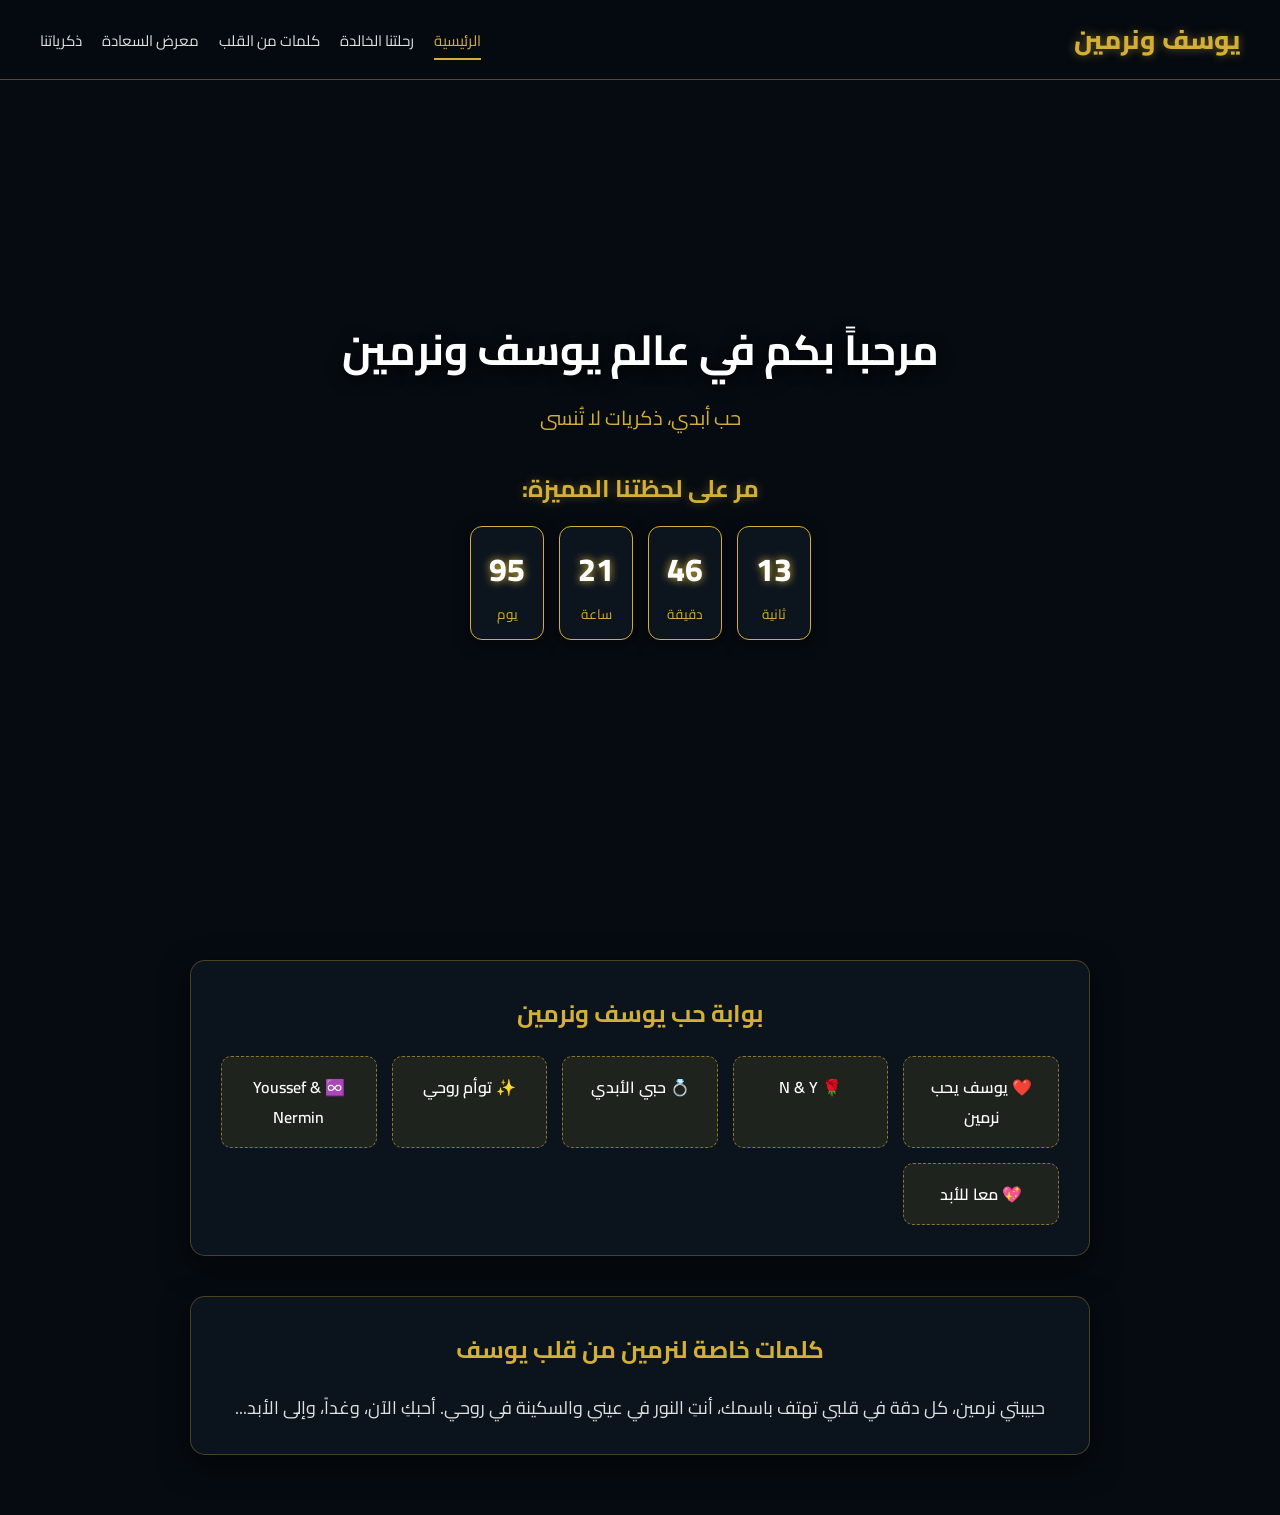
<file: index.html>
<!DOCTYPE html>
<html lang="ar" dir="rtl">
<head>
    <meta charset="UTF-8">
    <meta name="viewport" content="width=device-width, initial-scale=1.0">
    <title>يوسف ونرمين - بوابة الحب</title>
    <!-- خط Cairo من جافا -->
    <link href="https://fonts.googleapis.com/css2?family=Cairo:wght@400;600;700;800&display=swap" rel="stylesheet">
    <link rel="stylesheet" href="style.css">
</head>
<body>

    <!-- شريط التنقل العلوي -->
    <header class="navbar">
        <div class="logo">يوسف ونرمين</div>
        <nav>
            <ul class="nav-links">
                <li><a href="index.html" class="active">الرئيسية</a></li>
                <li><a href="journey.html">رحلتنا الخالدة</a></li>
                <!-- هنا تم ربط الملف بصفحة الكلمات والقصائد -->
                <li><a href="words.html">كلمات من القلب</a></li>
                <li><a href="gallery.html">معرض السعادة</a></li>
                <li><a href="memories.html">ذكرياتنا</a></li>
            </ul>
        </nav>
    </header>

    <!-- القسم الرئيسي وخلفية الطبيعة الفخمة -->
    <section class="hero-section">
        <div class="overlay"></div>
        <div class="hero-content">
            <h1 class="main-title">مرحباً بكم في عالم يوسف ونرمين</h1>
            <p class="sub-title">حب أبدي، ذكريات لا تُنسى</p>

            <!-- عنوان العداد -->
            <h2 class="timer-title" id="timer-title">اللقاء الأول / رحلتنا تبدأ خلال...</h2>
            
            <!-- عداد الوقت الفخم -->
            <div class="countdown-timer">
                <div class="time-box">
                    <span id="days">00</span>
                    <label>يوم</label>
                </div>
                <div class="time-box">
                    <span id="hours">00</span>
                    <label>ساعة</label>
                </div>
                <div class="time-box">
                    <span id="minutes">00</span>
                    <label>دقيقة</label>
                </div>
                <div class="time-box">
                    <span id="seconds">00</span>
                    <label>ثانية</label>
                </div>
            </div>
        </div>
    </section>

    <!-- قسم الملصقات والرسائل الخاصة -->
    <section class="love-section">
        <div class="container">
            <!-- قسم ملصقات الحب -->
            <div class="stickers-container">
                <h2>بوابة حب يوسف ونرمين</h2>
                <div class="stickers-grid">
                    <div class="sticker-card">❤️ يوسف يحب نرمين</div>
                    <div class="sticker-card">🌹 N & Y</div>
                    <div class="sticker-card">💍 حبي الأبدي</div>
                    <div class="sticker-card">✨ توأم روحي</div>
                    <div class="sticker-card">♾️ Youssef & Nermin</div>
                    <div class="sticker-card">💖 معا للأبد</div>
                </div>
            </div>

            <!-- قسم رسالة من القلب -->
            <div class="love-message-box">
                <h2>كلمات خاصة لنرمين من قلب يوسف</h2>
                <p>
                    حبيبتي نرمين، كل دقة في قلبي تهتف باسمك، أنتِ النور في عيني والسكينة في روحي. 
                    أحبكِ الآن، وغداً، وإلى الأبد...
                </p>
            </div>
        </div>
    </section>

    <script src="script.js"></script>
</body>
</html>
</file>
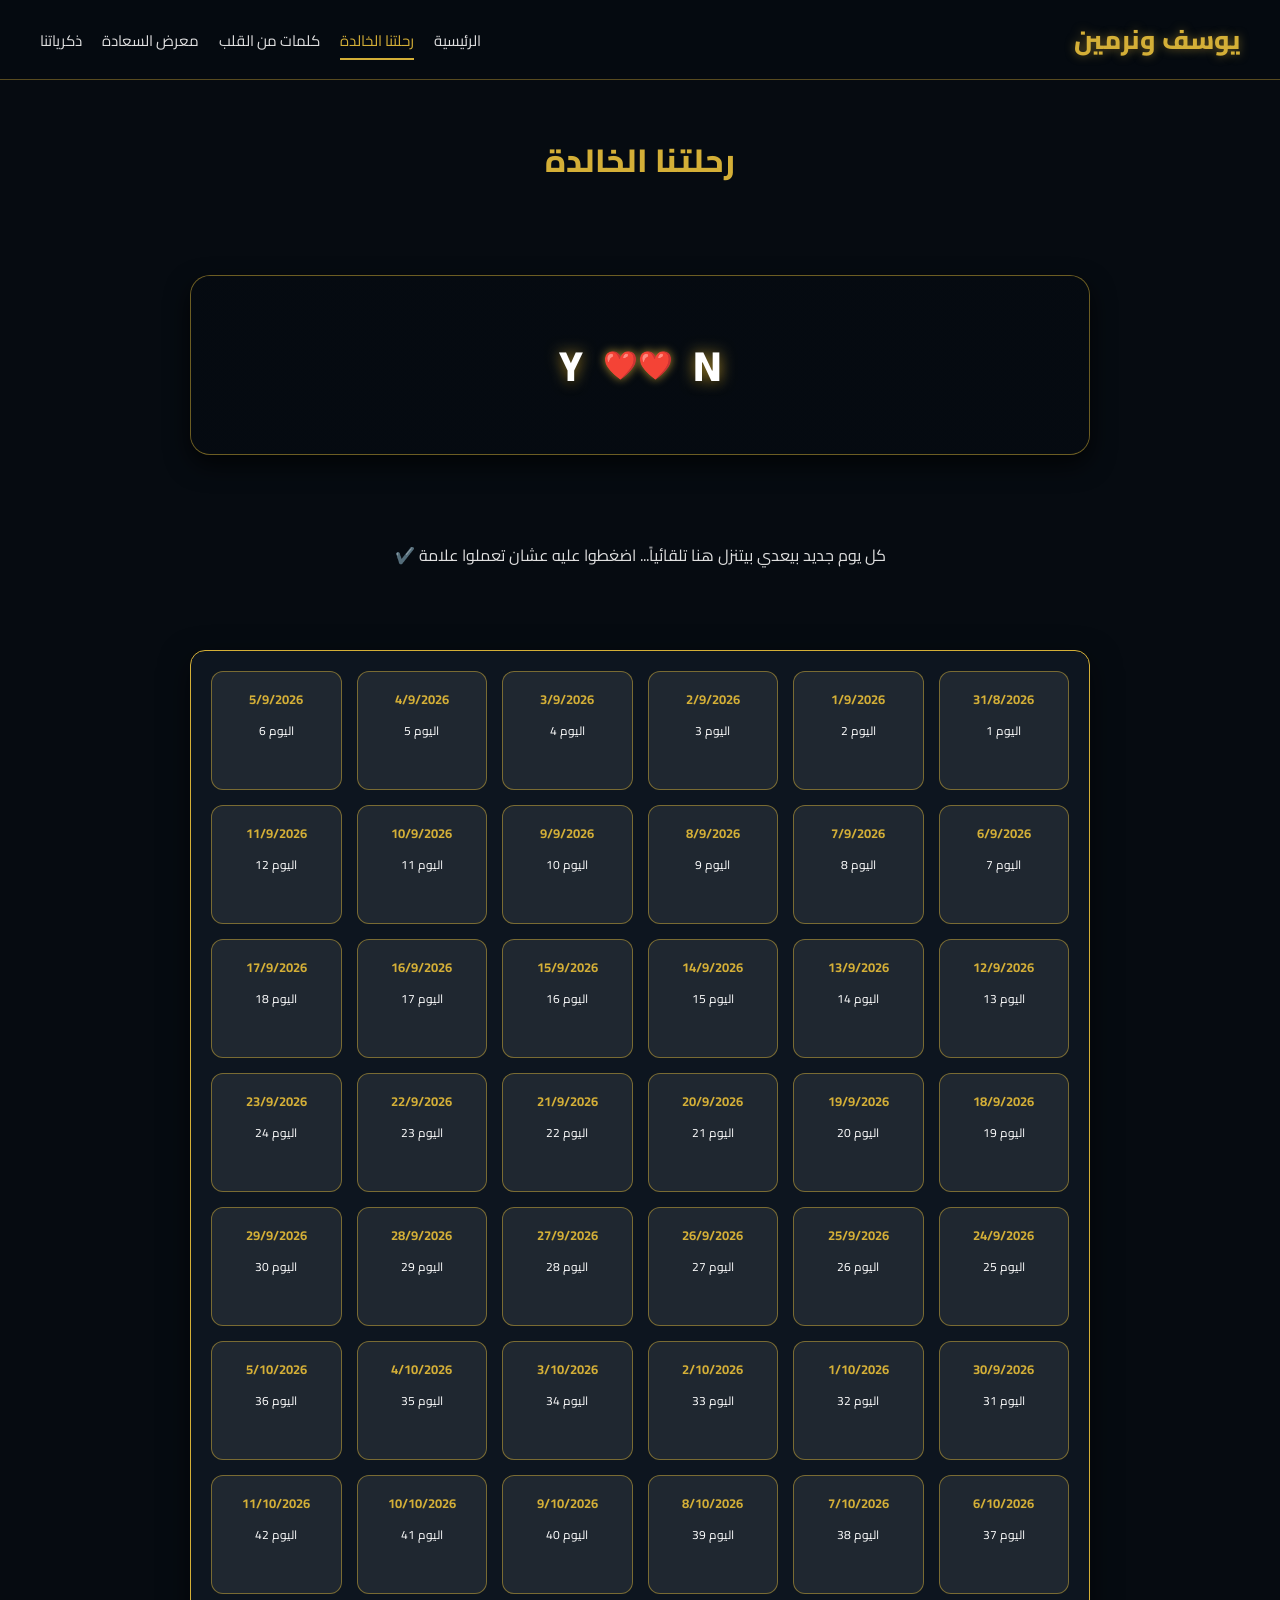
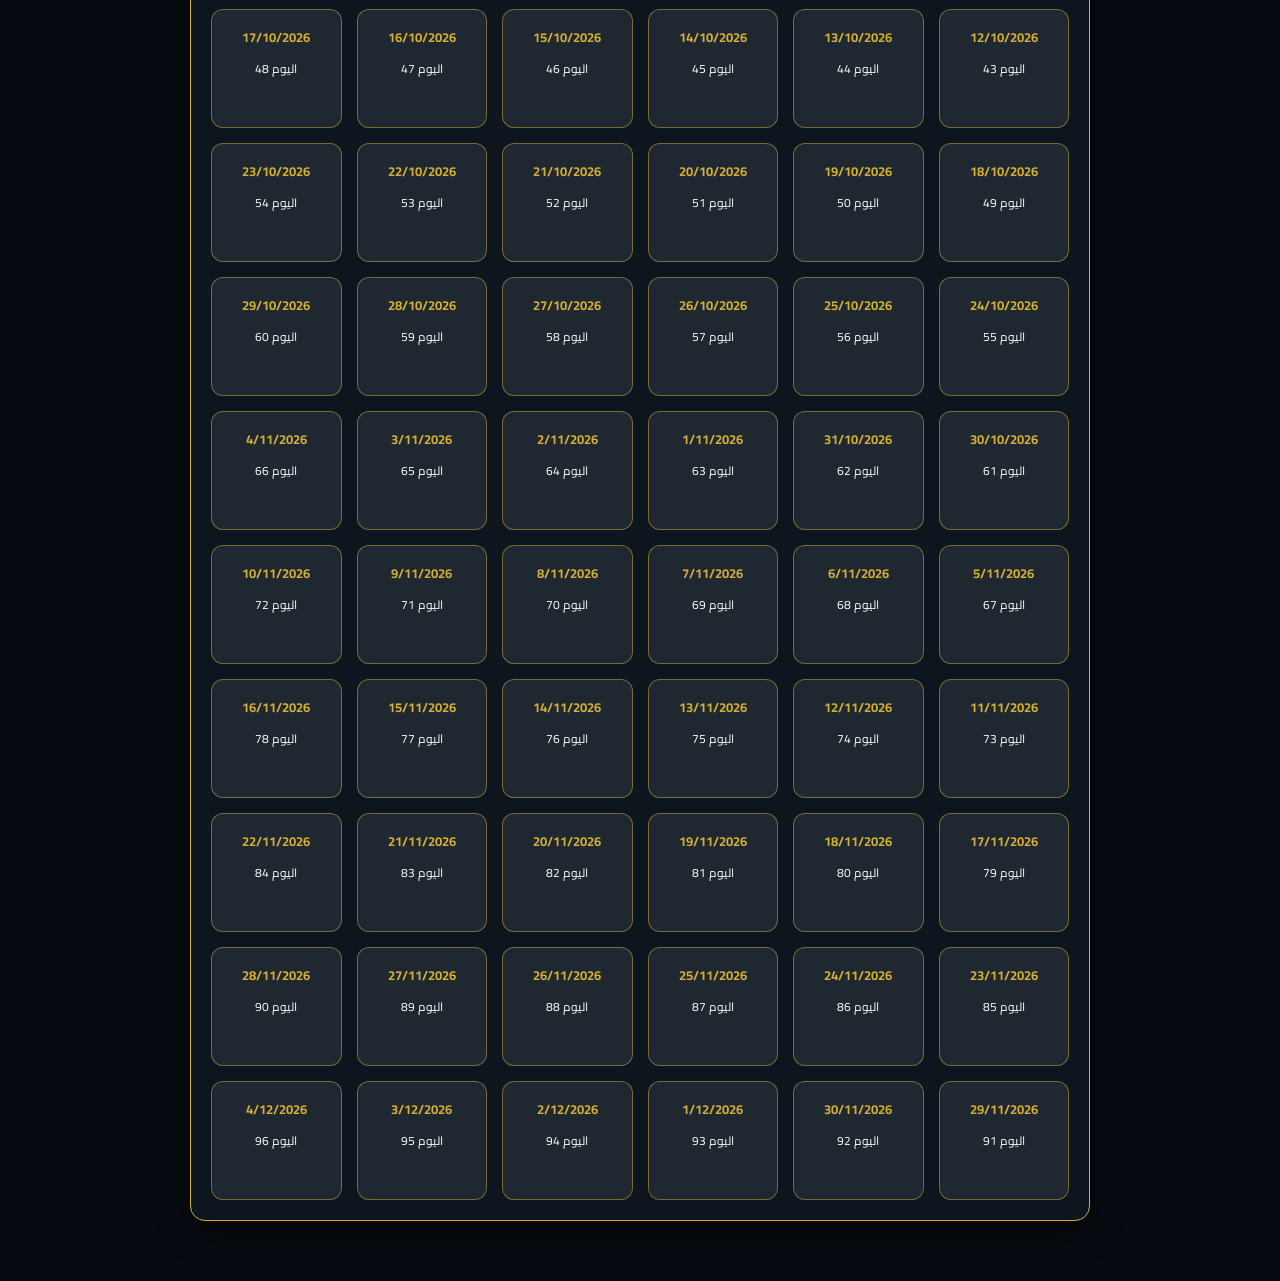
<file: journey.html>
<!DOCTYPE html>
<html lang="ar" dir="rtl">
<head>
    <meta charset="UTF-8">
    <meta name="viewport" content="width=device-width, initial-scale=1.0">
    <title>رحلتنا الخالدة - يوسف ونرمين</title>
    <link href="https://fonts.googleapis.com/css2?family=Cairo:wght@400;600;700;800&display=swap" rel="stylesheet">
    <link rel="stylesheet" href="style.css">
    
    <!-- تنسيق احتياطي مباشر لضمان إظهار المربعات فوراً -->
    <style>
        .calendar-grid {
            display: grid !important;
            grid-template-columns: repeat(auto-fill, minmax(110px, 1fr)) !important;
            gap: 15px !important;
            width: 100% !important;
            min-height: 120px !important;
            background: rgba(15, 23, 33, 0.85) !important;
            border: 1px solid #d4af37 !important;
            padding: 20px !important;
            border-radius: 15px !important;
            margin-top: 20px !important;
            box-sizing: border-box !important;
        }

        .day-card {
            background: rgba(255, 255, 255, 0.08) !important;
            border: 1px solid rgba(212, 175, 55, 0.5) !important;
            border-radius: 12px !important;
            padding: 15px 5px !important;
            display: flex !important;
            flex-direction: column !important;
            align-items: center !important;
            justify-content: center !important;
            cursor: pointer !important;
            transition: all 0.3s ease !important;
            min-height: 90px !important;
        }

        .day-card:hover {
            background: rgba(212, 175, 55, 0.25) !important;
            border-color: #d4af37 !important;
            transform: translateY(-3px) !important;
        }

        .day-date {
            font-size: 13px !important;
            color: #d4af37 !important;
            font-weight: bold !important;
        }

        .day-count {
            font-size: 12px !important;
            color: #ffffff !important;
            margin: 4px 0 !important;
        }

        .day-status {
            font-size: 18px !important;
            height: 22px !important;
            color: #4caf50 !important;
        }

        .day-card.checked {
            background: rgba(212, 175, 55, 0.35) !important;
            border: 2px solid #d4af37 !important;
            box-shadow: 0 0 10px rgba(212, 175, 55, 0.5) !important;
        }
    </style>
</head>
<body>

    <!-- شريط التنقل -->
    <header class="navbar">
        <div class="logo">يوسف ونرمين</div>
        <nav>
            <ul class="nav-links">
                <li><a href="index.html">الرئيسية</a></li>
                <li><a href="journey.html" class="active">رحلتنا الخالدة</a></li>
                <li><a href="words.html">كلمات من القلب</a></li>
                <li><a href="gallery.html">معرض السعادة</a></li>
                <li><a href="memories.html">ذكرياتنا</a></li>
            </ul>
        </nav>
    </header>

    <main class="main-content">
        <div class="container">
            <h1 class="page-title">رحلتنا الخالدة</h1>
            
            <!-- بنر الحب مع الأحرف الإنجليزية Y & N -->
            <div class="love-banner">
                <div class="love-banner-overlay"></div>
                <div class="love-letters-content">
                    <span class="love-letter">Y</span>
                    <span class="love-divider">❤️❤️</span>
                    <span class="love-letter">N</span>
                </div>
            </div>

            <p class="calendar-subtitle">كل يوم جديد بيعدي بيتنزل هنا تلقائياً... اضغطوا عليه عشان تعملوا علامة ✔️</p>

            <!-- شبكة الأيام -->
            <div class="calendar-grid" id="calendar-grid">
                <!-- المربعات ستولّد هنا فوراً -->
            </div>
        </div>
    </main>

    <!-- ملف السكريبت الخارجي الخاص بالمؤقت -->
    <script src="script.js"></script>

    <!-- كود إجباري لتوليد مربعات الأيام فوراً -->
    <script>
        function createJourneyCards() {
            const calendarGrid = document.getElementById('calendar-grid');
            if (!calendarGrid) return;

            // تاريخ بداية الرحلة: 31 أغسطس 2026
            const startDate = new Date(2026, 7, 31);
            const today = new Date();

            startDate.setHours(0, 0, 0, 0);
            today.setHours(0, 0, 0, 0);

            // حساب عدد الأيام (يضمن إظهار اليوم الأول 31/8/2026 فوراً)
            const diffTime = today.getTime() - startDate.getTime();
            const totalDays = Math.max(1, Math.floor(diffTime / (1000 * 3600 * 24)) + 1);

            const savedChecks = JSON.parse(localStorage.getItem('journey_auto_days')) || {};
            calendarGrid.innerHTML = '';

            for (let i = 0; i < totalDays; i++) {
                const currentDate = new Date(startDate);
                currentDate.setDate(startDate.getDate() + i);

                const dateKey = `${currentDate.getFullYear()}-${currentDate.getMonth() + 1}-${currentDate.getDate()}`;
                const formattedDate = `${currentDate.getDate()}/${currentDate.getMonth() + 1}/${currentDate.getFullYear()}`;

                const card = document.createElement('div');
                card.className = 'day-card';
                
                const isChecked = savedChecks[dateKey] || false;
                if (isChecked) card.classList.add('checked');

                card.innerHTML = `
                    <span class="day-date">${formattedDate}</span>
                    <span class="day-count">اليوم ${i + 1}</span>
                    <span class="day-status">${isChecked ? '✔️' : ''}</span>
                `;

                card.addEventListener('click', () => {
                    const checked = card.classList.toggle('checked');
                    card.querySelector('.day-status').textContent = checked ? '✔️' : '';
                    savedChecks[dateKey] = checked;
                    localStorage.setItem('journey_auto_days', JSON.stringify(savedChecks));
                });

                calendarGrid.appendChild(card);
            }
        }

        // تشغيل مباشر عند التحميل
        if (document.readyState === 'loading') {
            document.addEventListener('DOMContentLoaded', createJourneyCards);
        } else {
            createJourneyCards();
        }
    </script>
</body>
</html>
</file>
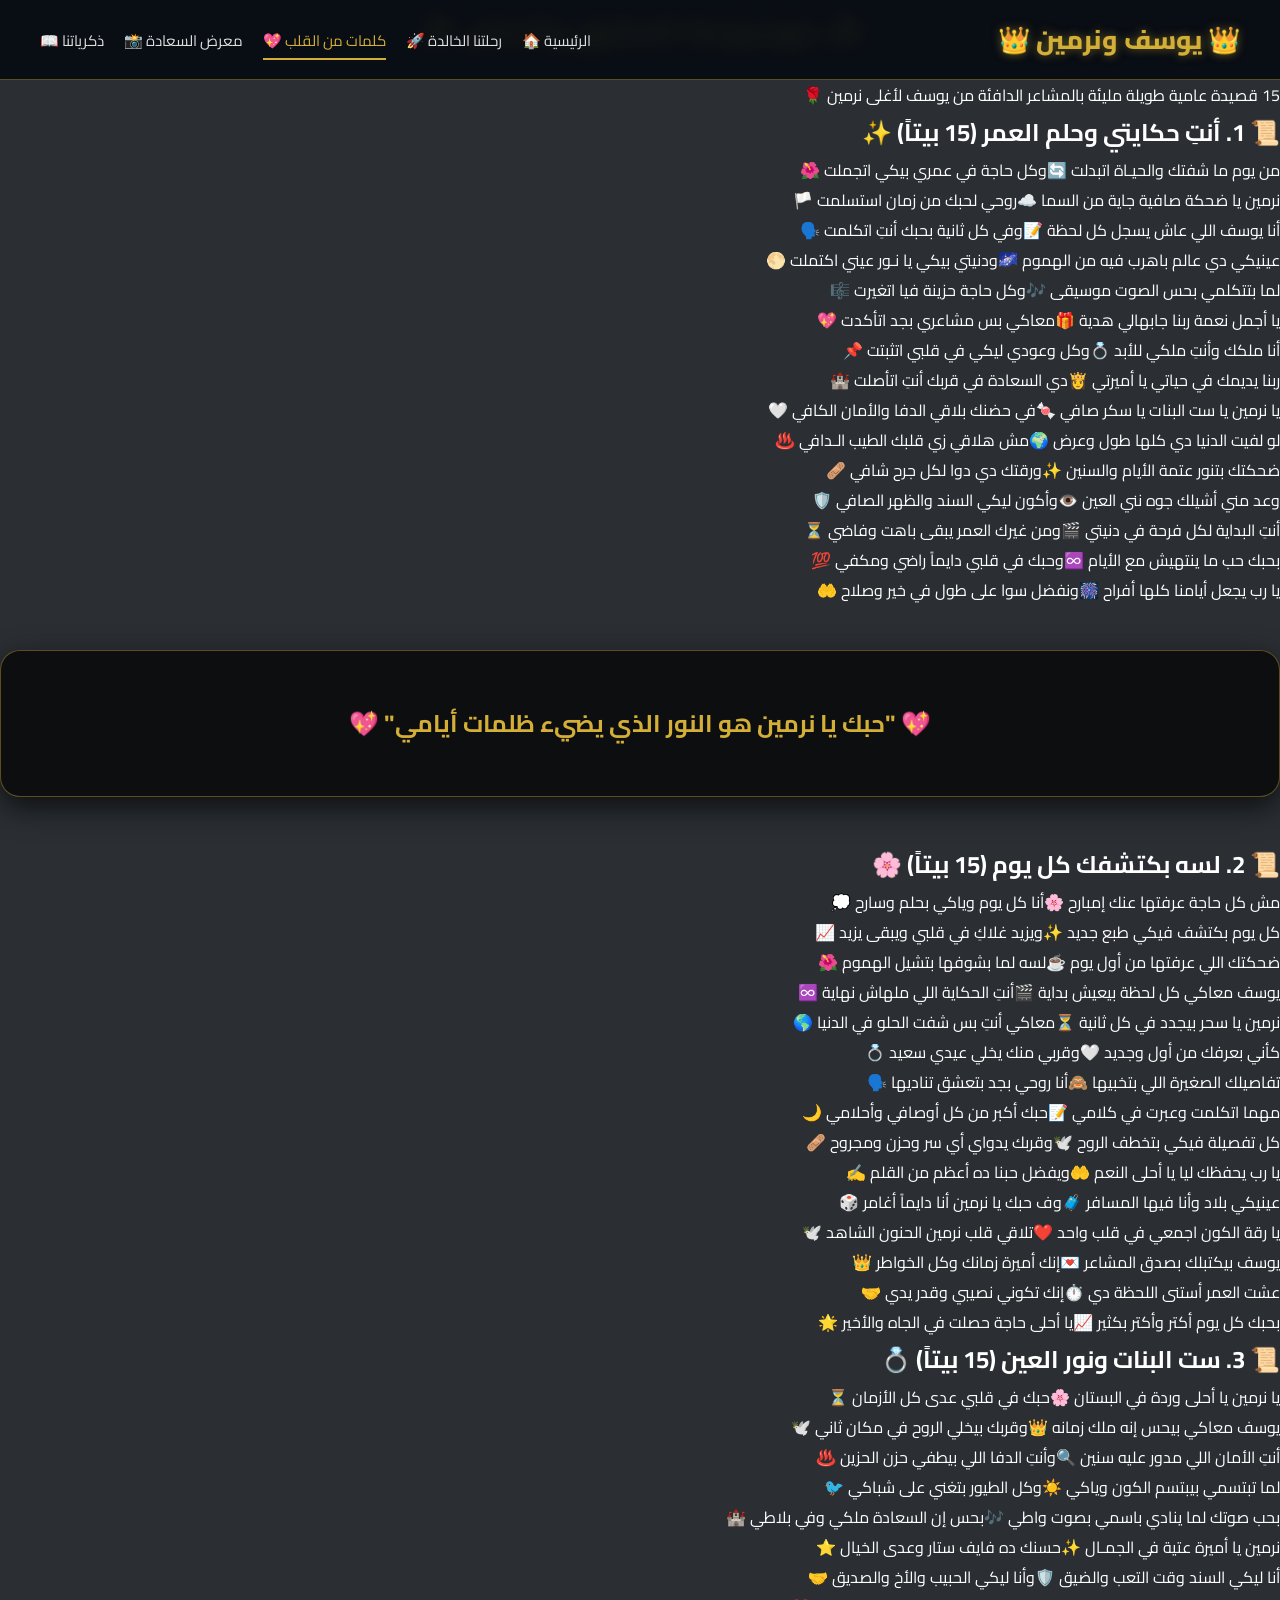
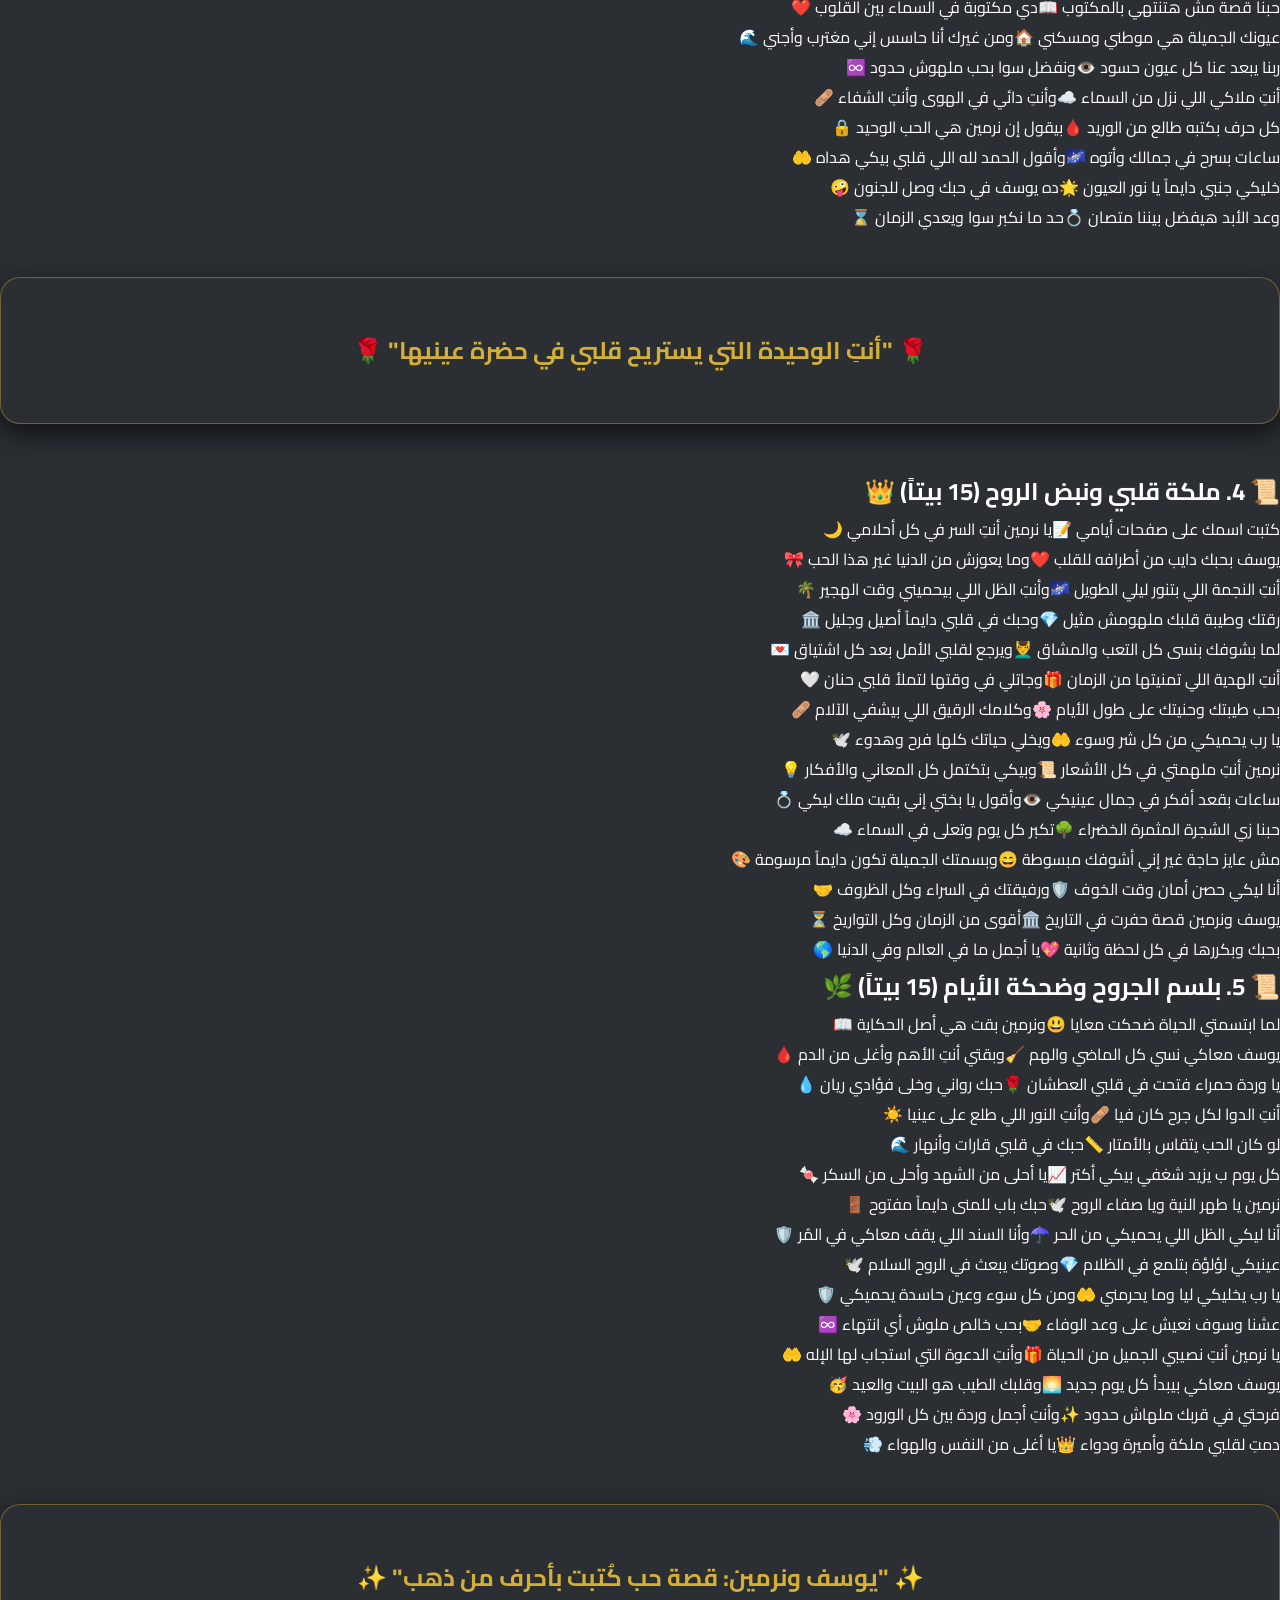
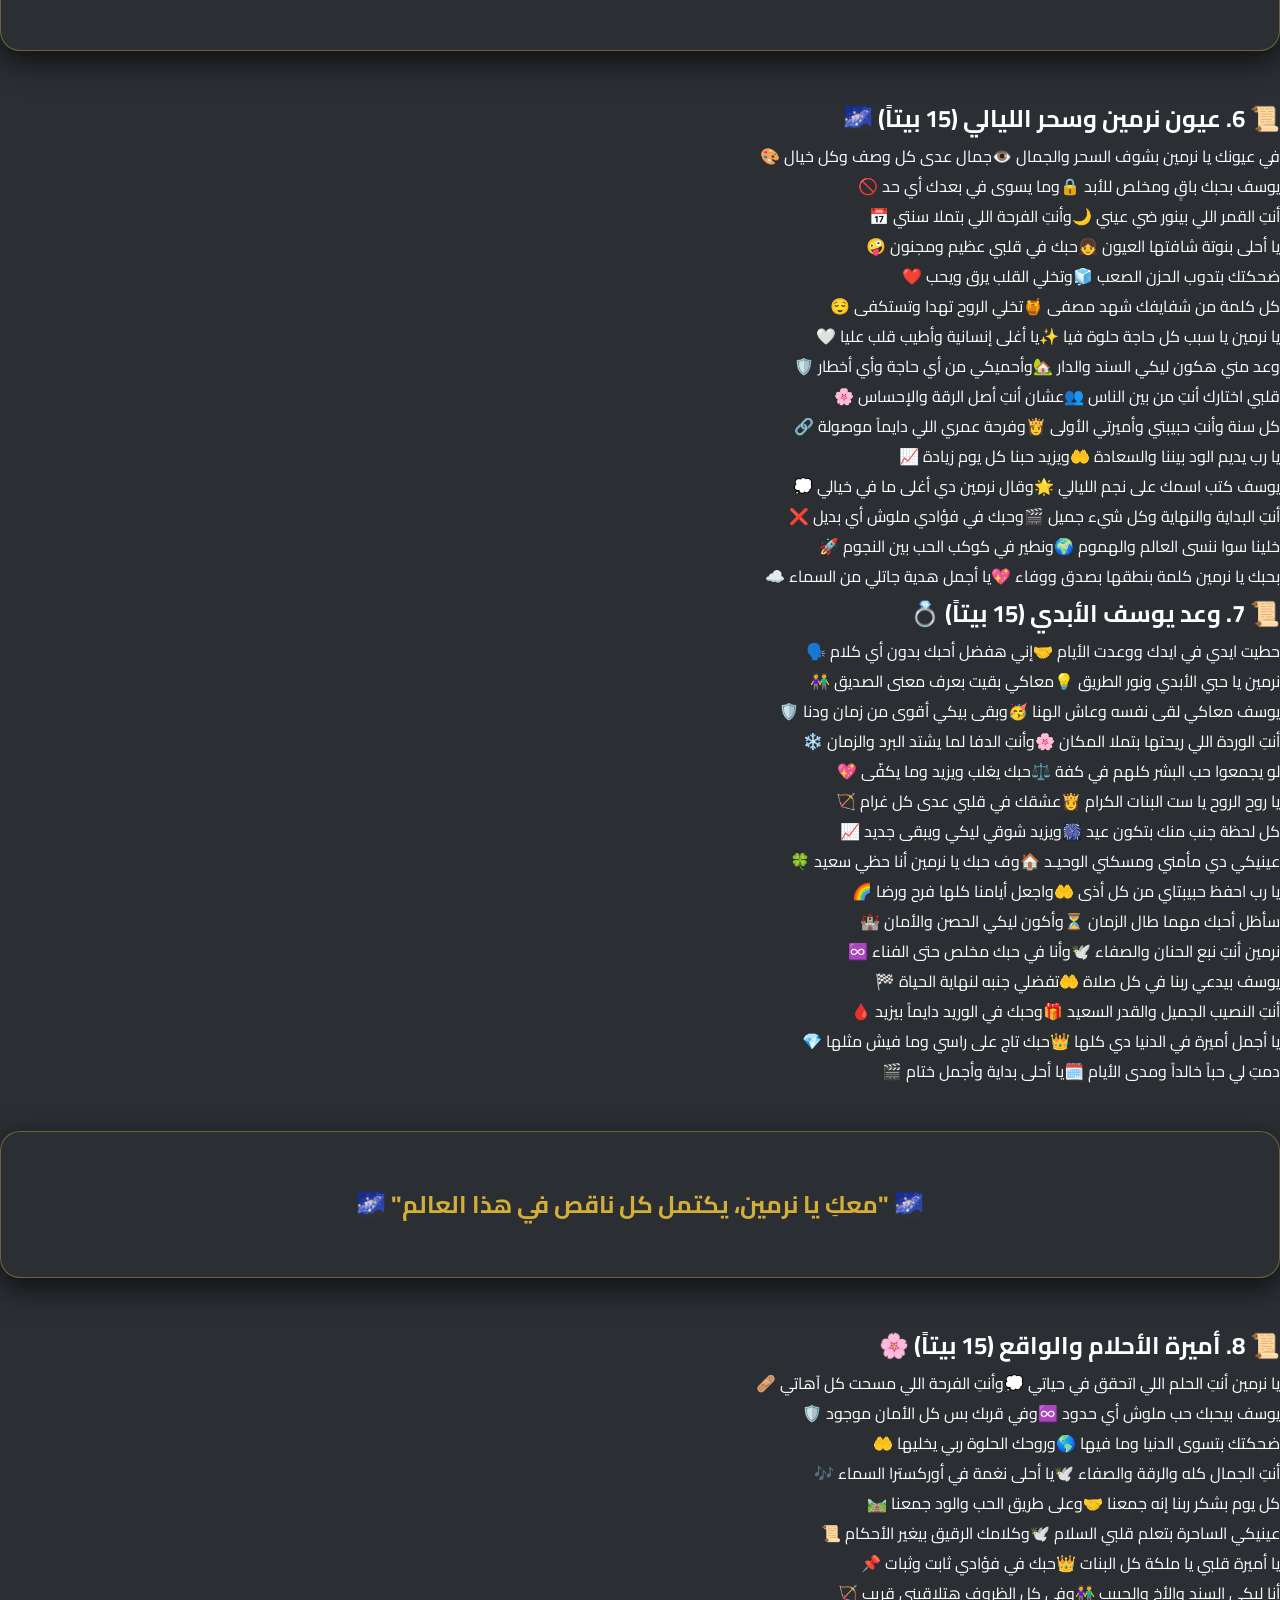
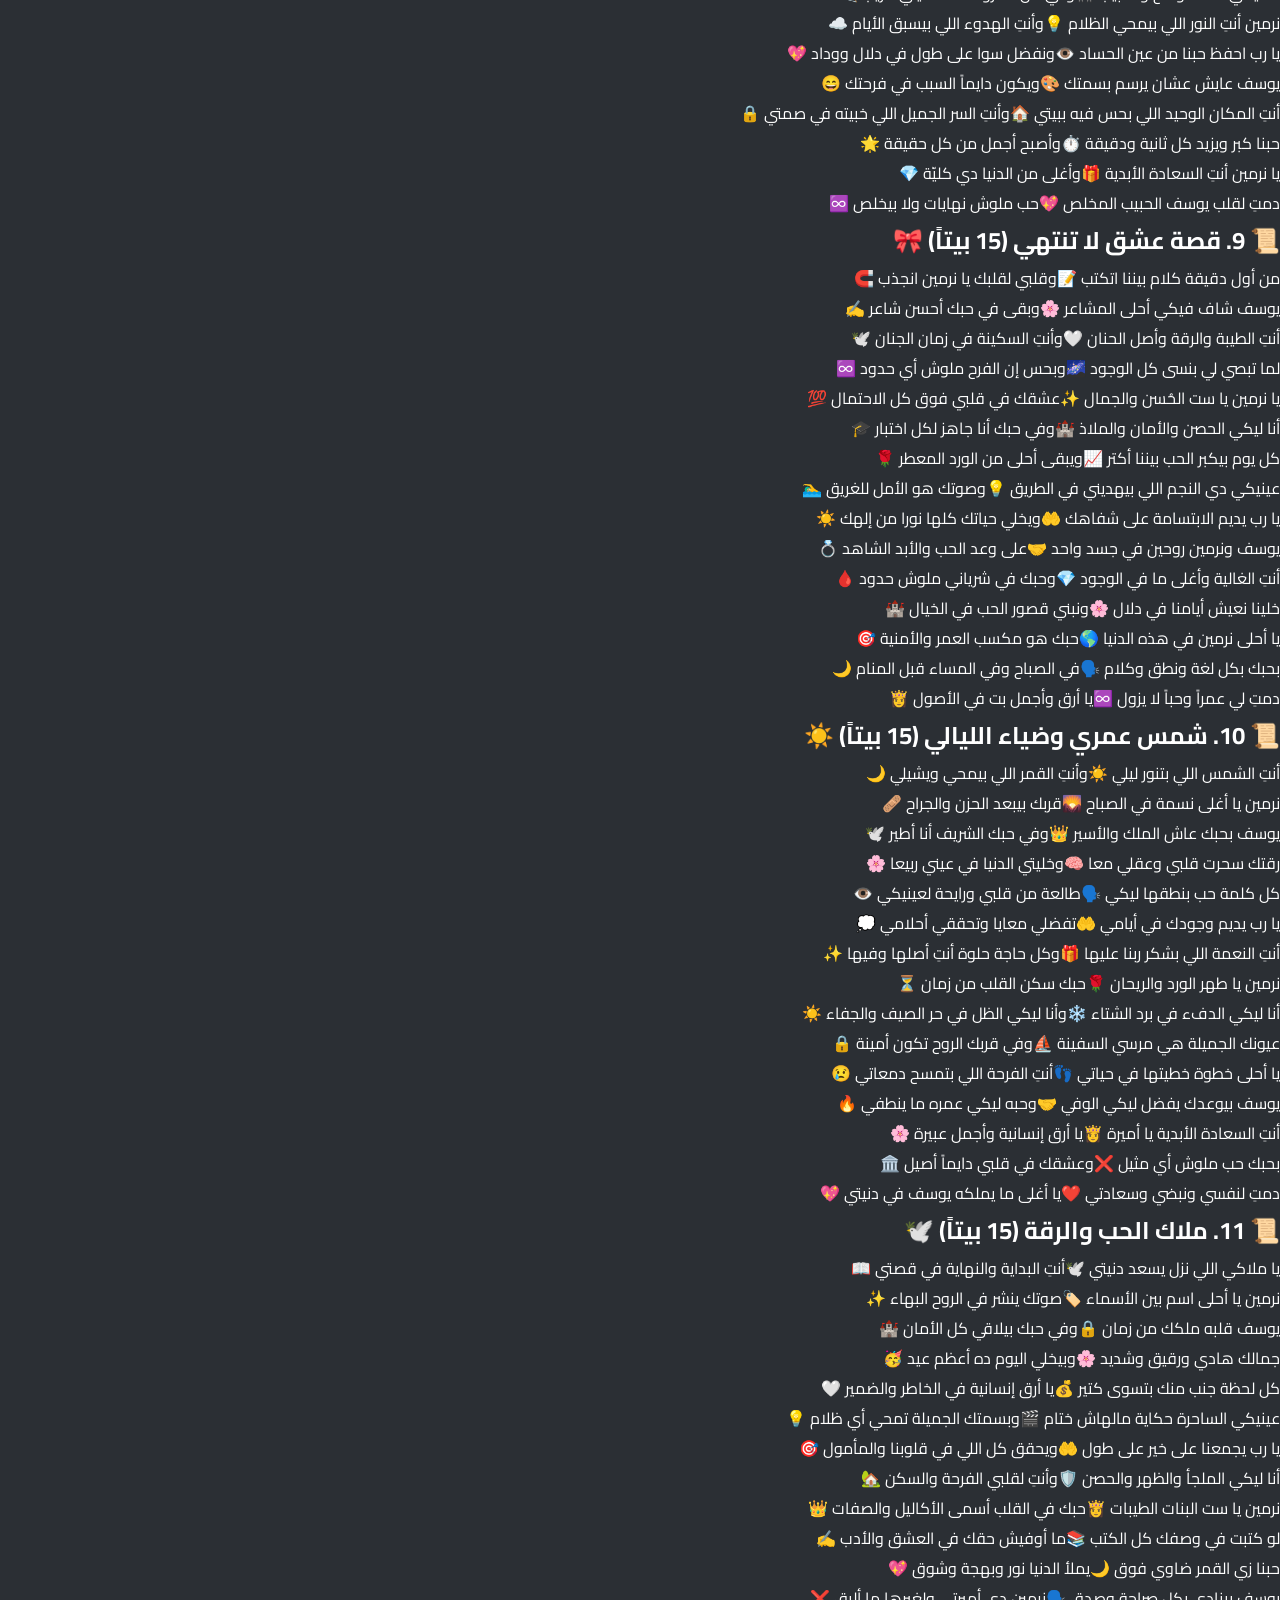
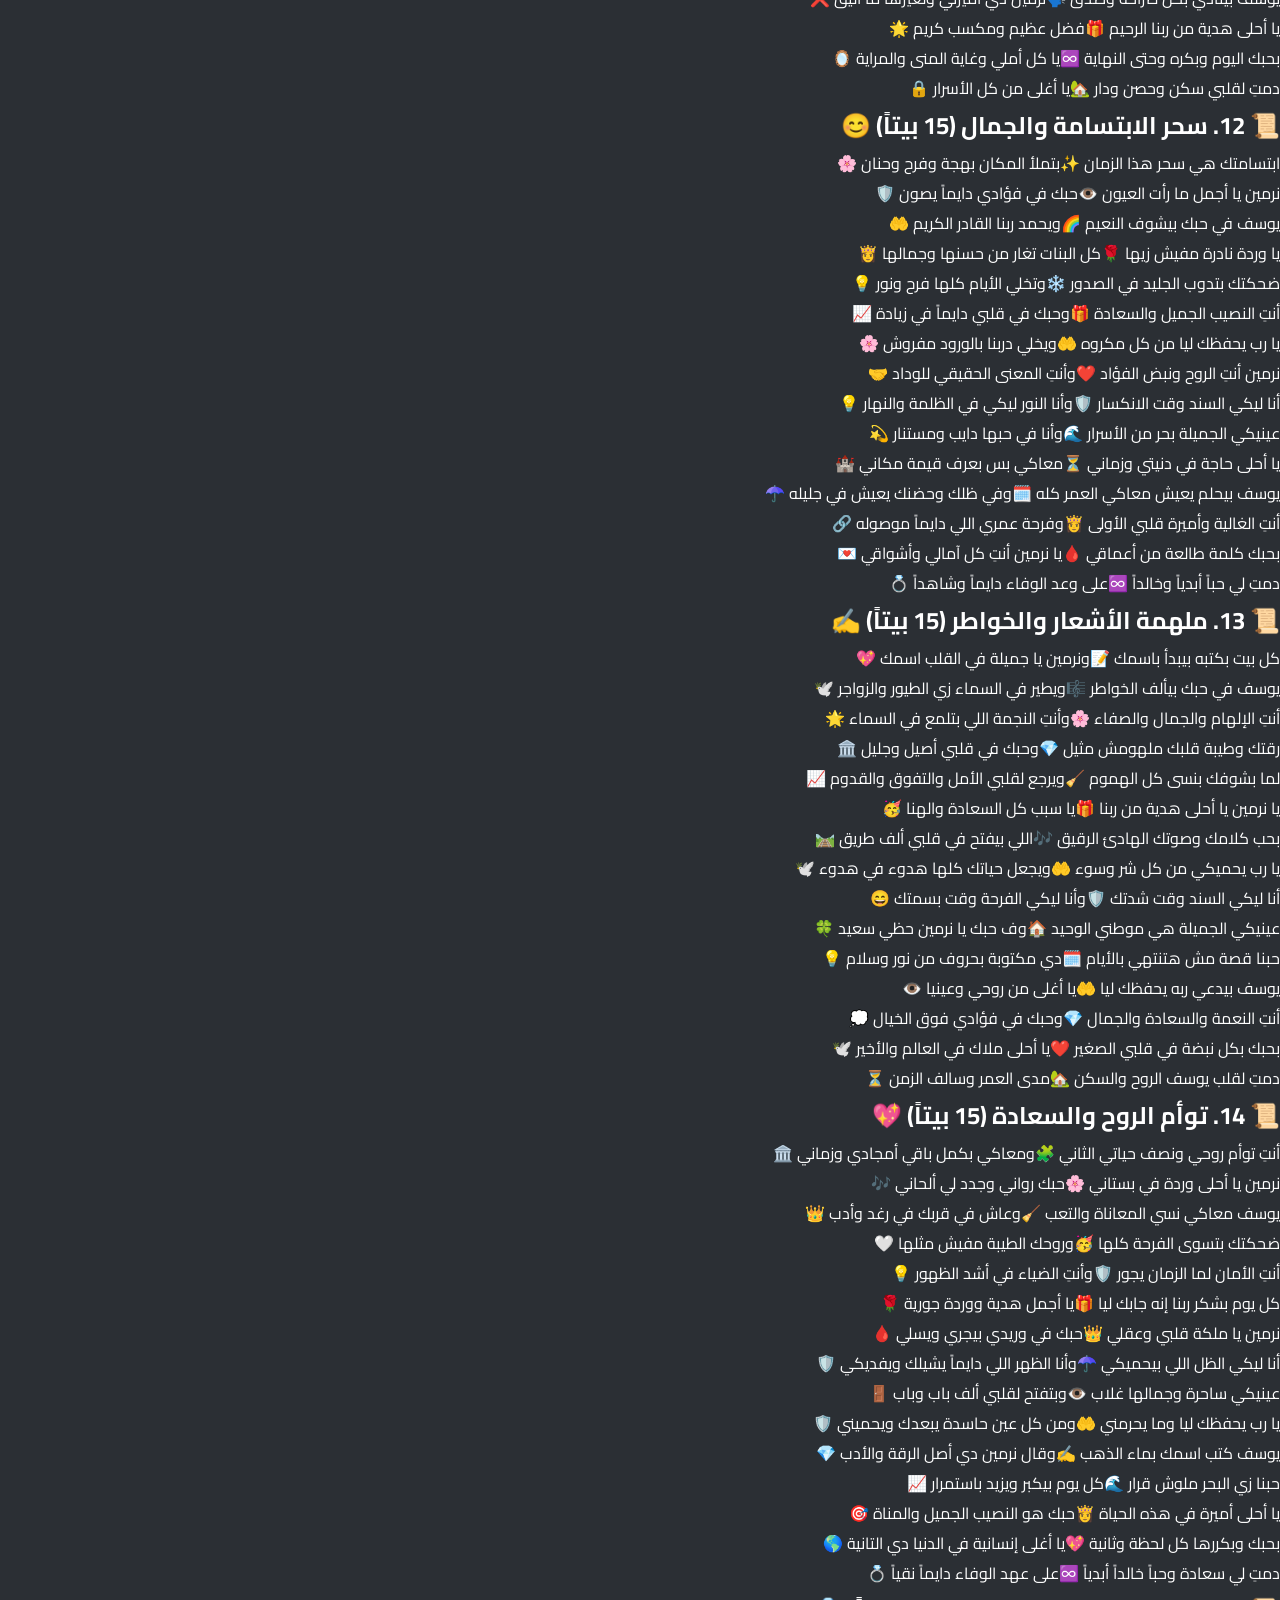
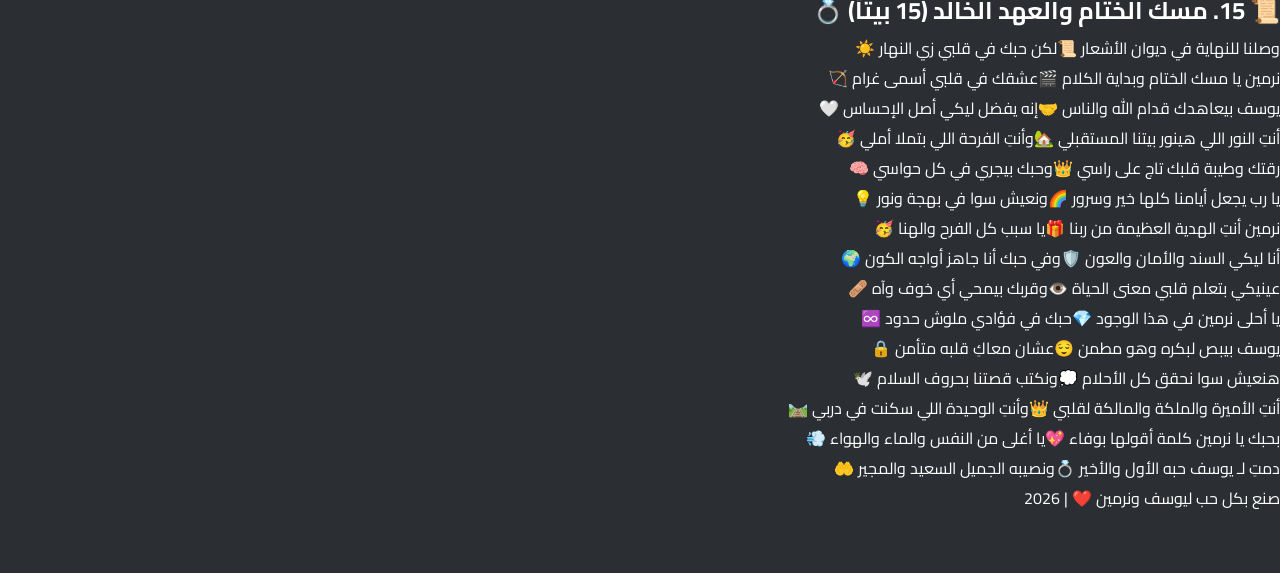
<file: words.html>
<!DOCTYPE html>
<html lang="ar" dir="rtl">
<head>
    <meta charset="UTF-8">
    <meta name="viewport" content="width=device-width, initial-scale=1.0">
    <title>ديوان الحب - يوسف ونرمين</title>
    <link href="https://fonts.googleapis.com/css2?family=Cairo:wght@400;600;700;800&display=swap" rel="stylesheet">
    <link rel="stylesheet" href="style.css">
</head>
<body class="words-hero">

    <div class="words-overlay">
        <!-- شريط التنقل العلوي -->
        <header class="navbar">
            <div class="logo">👑 يوسف ونرمين 👑</div>
            <nav>
                <ul class="nav-links">
                    <li><a href="index.html">الرئيسية 🏠</a></li>
                    <li><a href="journey.html">رحلتنا الخالدة 🚀</a></li>
                    <li><a href="words.html" class="active">كلمات من القلب 💖</a></li>
                    <li><a href="gallery.html">معرض السعادة 📸</a></li>
                    <li><a href="memories.html">ذكرياتنا 📖</a></li>
                </ul>
            </nav>
        </header>

        <main class="page-container">
            <div class="page-header">
                <h1 class="page-title">✨ موسوعة العشق والدلال ✨</h1>
                <p class="page-subtitle">15 قصيدة عامية طويلة مليئة بالمشاعر الدافئة من يوسف لأغلى نرمين 🌹</p>
            </div>

            <!-- 1. القصيدة الأولى -->
            <div class="poem-card-long">
                <h2 class="poem-title">📜 1. أنتِ حكايتي وحلم العمر (15 بيتاً) ✨</h2>
                <div class="poem-verse"><span>من يوم ما شفتك والحيـاة اتبدلت 🔄</span><span>وكل حاجة في عمري بيكي اتجملت 🌺</span></div>
                <div class="poem-verse"><span>نرمين يا ضحكة صافية جاية من السما ☁️</span><span>روحي لحبك من زمان استسلمت 🏳️</span></div>
                <div class="poem-verse"><span>أنا يوسف اللي عاش يسجل كل لحظة 📝</span><span>وفي كل ثانية بحبك أنتِ اتكلمت 🗣️</span></div>
                <div class="poem-verse"><span>عينيكي دي عالم باهرب فيه من الهموم 🌌</span><span>ودنيتي بيكي يا نـور عيني اكتملت 🌕</span></div>
                <div class="poem-verse"><span>لما بتتكلمي بحس الصوت موسيقى 🎶</span><span>وكل حاجة حزينة فيا اتغيرت 🎼</span></div>
                <div class="poem-verse"><span>يا أجمل نعمة ربنا جابهالي هدية 🎁</span><span>معاكي بس مشاعري بجد اتأكدت 💖</span></div>
                <div class="poem-verse"><span>أنا ملكك وأنتِ ملكي للأبد 💍</span><span>وكل وعودي ليكي في قلبي اتثبتت 📌</span></div>
                <div class="poem-verse"><span>ربنا يديمك في حياتي يا أميرتي 👸</span><span>دي السعادة في قربك أنتِ اتأصلت 🏰</span></div>
                <div class="poem-verse"><span>يا نرمين يا ست البنات يا سكر صافي 🍬</span><span>في حضنك بلاقي الدفا والأمان الكافي 🤍</span></div>
                <div class="poem-verse"><span>لو لفيت الدنيا دي كلها طول وعرض 🌍</span><span>مش هلاقي زي قلبك الطيب الـدافي ♨️</span></div>
                <div class="poem-verse"><span>ضحكتك بتنور عتمة الأيام والسنين ✨</span><span>ورقتك دي دوا لكل جرح شافي 🩹</span></div>
                <div class="poem-verse"><span>وعد مني أشيلك جوه نني العين 👁️</span><span>وأكون ليكي السند والظهر الصافي 🛡️</span></div>
                <div class="poem-verse"><span>أنتِ البداية لكل فرحة في دنيتي 🎬</span><span>ومن غيرك العمر يبقى باهت وفاضي ⏳</span></div>
                <div class="poem-verse"><span>بحبك حب ما ينتهيش مع الأيام ♾️</span><span>وحبك في قلبي دايماً راضي ومكفي 💯</span></div>
                <div class="poem-verse"><span>يا رب يجعل أيامنا كلها أفراح 🎆</span><span>ونفضل سوا على طول في خير وصلاح 🤲</span></div>
            </div>

            <!-- خلفية حب رومانسية مدمجة 1 -->
            <div class="inner-bg-box bg-1">
                <h2 style="color: #d4af37; text-align: center; margin: 0;">💖 "حبك يا نرمين هو النور الذي يضيء ظلمات أيامي" 💖</h2>
            </div>

            <!-- 2. القصيدة الثانية -->
            <div class="poem-card-long">
                <h2 class="poem-title">📜 2. لسه بكتشفك كل يوم (15 بيتاً) 🌸</h2>
                <div class="poem-verse"><span>مش كل حاجة عرفتها عنك إمبارح 🌸</span><span>أنا كل يوم وياكي بحلم وسارح 💭</span></div>
                <div class="poem-verse"><span>كل يوم بكتشف فيكي طبع جديد ✨</span><span>ويزيد غلاكِ في قلبي ويبقى يزيد 📈</span></div>
                <div class="poem-verse"><span>ضحكتك اللي عرفتها من أول يوم ☕</span><span>لسه لما بشوفها بتشيل الهموم 🌺</span></div>
                <div class="poem-verse"><span>يوسف معاكي كل لحظة بيعيش بداية 🎬</span><span>أنتِ الحكاية اللي ملهاش نهاية ♾️</span></div>
                <div class="poem-verse"><span>نرمين يا سحر بيجدد في كل ثانية ⏳</span><span>معاكي أنتِ بس شفت الحلو في الدنيا 🌎</span></div>
                <div class="poem-verse"><span>كأني بعرفك من أول وجديد 🤍</span><span>وقربي منك يخلي عيدي سعيد 💍</span></div>
                <div class="poem-verse"><span>تفاصيلك الصغيرة اللي بتخبيها 🙈</span><span>أنا روحي بجد بتعشق تناديها 🗣️</span></div>
                <div class="poem-verse"><span>مهما اتكلمت وعبرت في كلامي 📝</span><span>حبك أكبر من كل أوصافي وأحلامي 🌙</span></div>
                <div class="poem-verse"><span>كل تفصيلة فيكي بتخطف الروح 🕊️</span><span>وقربك يدواي أي سر وحزن ومجروح 🩹</span></div>
                <div class="poem-verse"><span>يا رب يحفظك ليا يا أحلى النعم 🤲</span><span>ويفضل حبنا ده أعظم من القلم ✍️</span></div>
                <div class="poem-verse"><span>عينيكي بلاد وأنا فيها المسافر 🧳</span><span>وف حبك يا نرمين أنا دايماً أغامر 🎲</span></div>
                <div class="poem-verse"><span>يا رقة الكون اجمعي في قلب واحد ❤️</span><span>تلاقي قلب نرمين الحنون الشاهد 🕊️</span></div>
                <div class="poem-verse"><span>يوسف بيكتبلك بصدق المشاعر 💌</span><span>إنك أميرة زمانك وكل الخواطر 👑</span></div>
                <div class="poem-verse"><span>عشت العمر أستنى اللحظة دي ⏱️</span><span>إنك تكوني نصيبي وقدر يدي 🤝</span></div>
                <div class="poem-verse"><span>بحبك كل يوم أكتر وأكتر بكثير 📈</span><span>يا أحلى حاجة حصلت في الجاه والأخير 🌟</span></div>
            </div>

            <!-- 3. القصيدة الثالثة -->
            <div class="poem-card-long">
                <h2 class="poem-title">📜 3. ست البنات ونور العين (15 بيتاً) 💍</h2>
                <div class="poem-verse"><span>يا نرمين يا أحلى وردة في البستان 🌸</span><span>حبك في قلبي عدى كل الأزمان ⏳</span></div>
                <div class="poem-verse"><span>يوسف معاكي بيحس إنه ملك زمانه 👑</span><span>وقربك بيخلي الروح في مكان ثاني 🕊️</span></div>
                <div class="poem-verse"><span>أنتِ الأمان اللي مدور عليه سنين 🔍</span><span>وأنتِ الدفا اللي بيطفي حزن الحزين ♨️</span></div>
                <div class="poem-verse"><span>لما تبتسمي بيبتسم الكون وياكي ☀️</span><span>وكل الطيور بتغني على شباكي 🐦</span></div>
                <div class="poem-verse"><span>بحب صوتك لما ينادي باسمي بصوت واطي 🎶</span><span>بحس إن السعادة ملكي وفي بلاطي 🏰</span></div>
                <div class="poem-verse"><span>نرمين يا أميرة عتية في الجمـال ✨</span><span>حسنك ده فايف ستار وعدى الخيال ⭐️</span></div>
                <div class="poem-verse"><span>أنا ليكي السند وقت التعب والضيق 🛡️</span><span>وأنا ليكي الحبيب والأخ والصديق 🤝</span></div>
                <div class="poem-verse"><span>حبنا قصة مش هتنتهي بالمكتوب 📖</span><span>دي مكتوبة في السماء بين القلوب ❤️</span></div>
                <div class="poem-verse"><span>عيونك الجميلة هي موطني ومسكني 🏠</span><span>ومن غيرك أنا حاسس إني مغترب وأجني 🌊</span></div>
                <div class="poem-verse"><span>ربنا يبعد عنا كل عيون حسود 👁️</span><span>ونفضل سوا بحب ملهوش حدود ♾️</span></div>
                <div class="poem-verse"><span>أنتِ ملاكي اللي نزل من السماء ☁️</span><span>وأنتِ دائي في الهوى وأنتِ الشفاء 🩹</span></div>
                <div class="poem-verse"><span>كل حرف بكتبه طالع من الوريد 🩸</span><span>بيقول إن نرمين هي الحب الوحيد 🔒</span></div>
                <div class="poem-verse"><span>ساعات بسرح في جمالك وأتوه 🌌</span><span>وأقول الحمد لله اللي قلبي بيكي هداه 🤲</span></div>
                <div class="poem-verse"><span>خليكي جنبي دايماً يا نور العيون 🌟</span><span>ده يوسف في حبك وصل للجنون 🤪</span></div>
                <div class="poem-verse"><span>وعد الأبد هيفضل بيننا متصان 💍</span><span>حد ما نكبر سوا ويعدي الزمان ⌛</span></div>
            </div>

            <!-- خلفية حب رومانسية مدمجة 2 -->
            <div class="inner-bg-box bg-2">
                <h2 style="color: #d4af37; text-align: center; margin: 0;">🌹 "أنتِ الوحيدة التي يستريح قلبي في حضرة عينيها" 🌹</h2>
            </div>

            <!-- 4. القصيدة الرابعة -->
            <div class="poem-card-long">
                <h2 class="poem-title">📜 4. ملكة قلبي ونبض الروح (15 بيتاً) 👑</h2>
                <div class="poem-verse"><span>كتبت اسمك على صفحات أيامي 📝</span><span>يا نرمين أنتِ السر في كل أحلامي 🌙</span></div>
                <div class="poem-verse"><span>يوسف بحبك دايب من أطرافه للقلب ❤️</span><span>وما يعوزش من الدنيا غير هذا الحب 🎀</span></div>
                <div class="poem-verse"><span>أنتِ النجمة اللي بتنور ليلي الطويل 🌌</span><span>وأنتِ الظل اللي بيحميني وقت الهجير 🌴</span></div>
                <div class="poem-verse"><span>رقتك وطيبة قلبك ملهومش مثيل 💎</span><span>وحبك في قلبي دايماً أصيل وجليل 🏛️</span></div>
                <div class="poem-verse"><span>لما بشوفك بنسى كل التعب والمشاق 💆‍♂️</span><span>ويرجع لقلبي الأمل بعد كل اشتياق 💌</span></div>
                <div class="poem-verse"><span>أنتِ الهدية اللي تمنيتها من الزمان 🎁</span><span>وجاتلي في وقتها لتملأ قلبي حنان 🤍</span></div>
                <div class="poem-verse"><span>بحب طيبتك وحنيتك على طول الأيام 🌸</span><span>وكلامك الرقيق اللي بيشفي الآلام 🩹</span></div>
                <div class="poem-verse"><span>يا رب يحميكي من كل شر وسوء 🤲</span><span>ويخلي حياتك كلها فرح وهدوء 🕊️</span></div>
                <div class="poem-verse"><span>نرمين أنتِ ملهمتي في كل الأشعار 📜</span><span>وبيكي بتكتمل كل المعاني والأفكار 💡</span></div>
                <div class="poem-verse"><span>ساعات بقعد أفكر في جمال عينيكي 👁️</span><span>وأقول يا بختي إني بقيت ملك ليكي 💍</span></div>
                <div class="poem-verse"><span>حبنا زي الشجرة المثمرة الخضراء 🌳</span><span>تكبر كل يوم وتعلى في السماء ☁️</span></div>
                <div class="poem-verse"><span>مش عايز حاجة غير إني أشوفك مبسوطة 😄</span><span>وبسمتك الجميلة تكون دايماً مرسومة 🎨</span></div>
                <div class="poem-verse"><span>أنا ليكي حصن أمان وقت الخوف 🛡️</span><span>ورفيقتك في السراء وكل الظروف 🤝</span></div>
                <div class="poem-verse"><span>يوسف ونرمين قصة حفرت في التاريخ 🏛️</span><span>أقوى من الزمان وكل التواريخ ⏳</span></div>
                <div class="poem-verse"><span>بحبك وبكررها في كل لحظة وثانية 💖</span><span>يا أجمل ما في العالم وفي الدنيا 🌎</span></div>
            </div>

            <!-- 5. القصيدة الخامسة -->
            <div class="poem-card-long">
                <h2 class="poem-title">📜 5. بلسم الجروح وضحكة الأيام (15 بيتاً) 🌿</h2>
                <div class="poem-verse"><span>لما ابتسمتي الحياة ضحكت معايا 😃</span><span>ونرمين بقت هي أصل الحكاية 📖</span></div>
                <div class="poem-verse"><span>يوسف معاكي نسي كل الماضي والهم 🧹</span><span>وبقتي أنتِ الأهم وأغلى من الدم 🩸</span></div>
                <div class="poem-verse"><span>يا وردة حمراء فتحت في قلبي العطشان 🌹</span><span>حبك رواني وخلى فؤادي ريان 💧</span></div>
                <div class="poem-verse"><span>أنتِ الدوا لكل جرح كان فيا 🩹</span><span>وأنتِ النور اللي طلع على عينيا ☀️</span></div>
                <div class="poem-verse"><span>لو كان الحب يتقاس بالأمتار 📏</span><span>حبك في قلبي قارات وأنهار 🌊</span></div>
                <div class="poem-verse"><span>كل يوم ب يزيد شغفي بيكي أكتر 📈</span><span>يا أحلى من الشهد وأحلى من السكر 🍬</span></div>
                <div class="poem-verse"><span>نرمين يا طهر النية ويا صفاء الروح 🕊️</span><span>حبك باب للمنى دايماً مفتوح 🚪</span></div>
                <div class="poem-verse"><span>أنا ليكي الظل اللي يحميكي من الحر ☂️</span><span>وأنا السند اللي يقف معاكي في المُر 🛡️</span></div>
                <div class="poem-verse"><span>عينيكي لؤلؤة بتلمع في الظلام 💎</span><span>وصوتك يبعث في الروح السلام 🕊️</span></div>
                <div class="poem-verse"><span>يا رب يخليكي ليا وما يحرمني 🤲</span><span>ومن كل سوء وعين حاسدة يحميكي 🛡️</span></div>
                <div class="poem-verse"><span>عشنا وسوف نعيش على وعد الوفاء 🤝</span><span>بحب خالص ملوش أي انتهاء ♾️</span></div>
                <div class="poem-verse"><span>يا نرمين أنتِ نصيبي الجميل من الحياة 🎁</span><span>وأنتِ الدعوة التي استجاب لها الإله 🤲</span></div>
                <div class="poem-verse"><span>يوسف معاكي بيبدأ كل يوم جديد 🌅</span><span>وقلبك الطيب هو البيت والعيد 🥳</span></div>
                <div class="poem-verse"><span>فرحتي في قربك ملهاش حدود ✨</span><span>وأنتِ أجمل وردة بين كل الورود 🌸</span></div>
                <div class="poem-verse"><span>دمتِ لقلبي ملكة وأميرة ودواء 👑</span><span>يا أغلى من النفس والهواء 💨</span></div>
            </div>

            <!-- خلفية حب رومانسية مدمجة 3 -->
            <div class="inner-bg-box bg-3">
                <h2 style="color: #d4af37; text-align: center; margin: 0;">✨ "يوسف ونرمين: قصة حب كُتبت بأحرف من ذهب" ✨</h2>
            </div>

            <!-- 6. القصيدة السادسة -->
            <div class="poem-card-long">
                <h2 class="poem-title">📜 6. عيون نرمين وسحر الليالي (15 بيتاً) 🌌</h2>
                <div class="poem-verse"><span>في عيونك يا نرمين بشوف السحر والجمال 👁️</span><span>جمال عدى كل وصف وكل خيال 🎨</span></div>
                <div class="poem-verse"><span>يوسف بحبك باقٍ ومخلص للأبد 🔒</span><span>وما يسوى في بعدك أي حد 🚫</span></div>
                <div class="poem-verse"><span>أنتِ القمر اللي بينور ضي عيني 🌙</span><span>وأنتِ الفرحة اللي بتملا سنتي 📅</span></div>
                <div class="poem-verse"><span>يا أحلى بنوتة شافتها العيون 👧</span><span>حبك في قلبي عظيم ومجنون 🤪</span></div>
                <div class="poem-verse"><span>ضحكتك بتدوب الحزن الصعب 🧊</span><span>وتخلي القلب يرق ويحب ❤️</span></div>
                <div class="poem-verse"><span>كل كلمة من شفايفك شهد مصفى 🍯</span><span>تخلي الروح تهدا وتستكفى 😌</span></div>
                <div class="poem-verse"><span>يا نرمين يا سبب كل حاجة حلوة فيا ✨</span><span>يا أغلى إنسانية وأطيب قلب عليا 🤍</span></div>
                <div class="poem-verse"><span>وعد مني هكون ليكي السند والدار 🏡</span><span>وأحميكي من أي حاجة وأي أخطار 🛡️</span></div>
                <div class="poem-verse"><span>قلبي اختارك أنتِ من بين الناس 👥</span><span>عشان أنتِ أصل الرقة والإحساس 🌸</span></div>
                <div class="poem-verse"><span>كل سنة وأنتِ حبيبتي وأميرتي الأولى 👸</span><span>وفرحة عمري اللي دايماً موصولة 🔗</span></div>
                <div class="poem-verse"><span>يا رب يديم الود بيننا والسعادة 🤲</span><span>ويزيد حبنا كل يوم زيادة 📈</span></div>
                <div class="poem-verse"><span>يوسف كتب اسمك على نجم الليالي 🌟</span><span>وقال نرمين دي أغلى ما في خيالي 💭</span></div>
                <div class="poem-verse"><span>أنتِ البداية والنهاية وكل شيء جميل 🎬</span><span>وحبك في فؤادي ملوش أي بديل ❌</span></div>
                <div class="poem-verse"><span>خلينا سوا ننسى العالم والهموم 🌍</span><span>ونطير في كوكب الحب بين النجوم 🚀</span></div>
                <div class="poem-verse"><span>بحبك يا نرمين كلمة بنطقها بصدق ووفاء 💖</span><span>يا أجمل هدية جاتلي من السماء ☁️</span></div>
            </div>

            <!-- 7. القصيدة السابعة -->
            <div class="poem-card-long">
                <h2 class="poem-title">📜 7. وعد يوسف الأبدي (15 بيتاً) 💍</h2>
                <div class="poem-verse"><span>حطيت ايدي في ايدك ووعدت الأيام 🤝</span><span>إني هفضل أحبك بدون أي كلام 🗣️</span></div>
                <div class="poem-verse"><span>نرمين يا حبي الأبدي ونور الطريق 💡</span><span>معاكي بقيت بعرف معنى الصديق 👫</span></div>
                <div class="poem-verse"><span>يوسف معاكي لقى نفسه وعاش الهنا 🥳</span><span>وبقى بيكي أقوى من زمان ودنا 🛡️</span></div>
                <div class="poem-verse"><span>أنتِ الوردة اللي ريحتها بتملا المكان 🌸</span><span>وأنتِ الدفا لما يشتد البرد والزمان ❄️</span></div>
                <div class="poem-verse"><span>لو يجمعوا حب البشر كلهم في كفة ⚖️</span><span>حبك يغلب ويزيد وما يكفّى 💖</span></div>
                <div class="poem-verse"><span>يا روح الروح يا ست البنات الكرام 👸</span><span>عشقك في قلبي عدى كل غرام 🏹</span></div>
                <div class="poem-verse"><span>كل لحظة جنب منك بتكون عيد 🎆</span><span>ويزيد شوقي ليكي ويبقى جديد 📈</span></div>
                <div class="poem-verse"><span>عينيكي دي مأمني ومسكني الوحيـد 🏠</span><span>وف حبك يا نرمين أنا حظي سعيد 🍀</span></div>
                <div class="poem-verse"><span>يا رب احفظ حبيبتاي من كل أذى 🤲</span><span>واجعل أيامنا كلها فرح ورضا 🌈</span></div>
                <div class="poem-verse"><span>سأظل أحبك مهما طال الزمان ⏳</span><span>وأكون ليكي الحصن والأمان 🏰</span></div>
                <div class="poem-verse"><span>نرمين أنتِ نبع الحنان والصفاء 🕊️</span><span>وأنا في حبك مخلص حتى الفناء ♾️</span></div>
                <div class="poem-verse"><span>يوسف بيدعي ربنا في كل صلاة 🤲</span><span>تفضلي جنبه لنهاية الحياة 🏁</span></div>
                <div class="poem-verse"><span>أنتِ النصيب الجميل والقدر السعيد 🎁</span><span>وحبك في الوريد دايماً بيزيد 🩸</span></div>
                <div class="poem-verse"><span>يا أجمل أميرة في الدنيا دي كلها 👑</span><span>حبك تاج على راسي وما فيش مثلها 💎</span></div>
                <div class="poem-verse"><span>دمتِ لي حباً خالداً ومدى الأيام 🗓️</span><span>يا أحلى بداية وأجمل ختام 🎬</span></div>
            </div>

            <!-- خلفية حب رومانسية مدمجة 4 -->
            <div class="inner-bg-box bg-4">
                <h2 style="color: #d4af37; text-align: center; margin: 0;">🌌 "معكِ يا نرمين، يكتمل كل ناقص في هذا العالم" 🌌</h2>
            </div>

            <!-- 8. القصيدة الثامنة -->
            <div class="poem-card-long">
                <h2 class="poem-title">📜 8. أميرة الأحلام والواقع (15 بيتاً) 🌸</h2>
                <div class="poem-verse"><span>يا نرمين أنتِ الحلم اللي اتحقق في حياتي 💭</span><span>وأنتِ الفرحة اللي مسحت كل آهاتي 🩹</span></div>
                <div class="poem-verse"><span>يوسف بيحبك حب ملوش أي حدود ♾️</span><span>وفي قربك بس كل الأمان موجود 🛡️</span></div>
                <div class="poem-verse"><span>ضحكتك بتسوى الدنيا وما فيها 🌎</span><span>وروحك الحلوة ربي يخليها 🤲</span></div>
                <div class="poem-verse"><span>أنتِ الجمال كله والرقة والصفاء 🕊️</span><span>يا أحلى نغمة في أوركسترا السماء 🎶</span></div>
                <div class="poem-verse"><span>كل يوم بشكر ربنا إنه جمعنا 🤝</span><span>وعلى طريق الحب والود جمعنا 🛤️</span></div>
                <div class="poem-verse"><span>عينيكي الساحرة بتعلم قلبي السلام 🕊️</span><span>وكلامك الرقيق بيغير الأحكام 📜</span></div>
                <div class="poem-verse"><span>يا أميرة قلبي يا ملكة كل البنات 👑</span><span>حبك في فؤادي ثابت وثبات 📌</span></div>
                <div class="poem-verse"><span>أنا ليكي السند والأخ والحبيب 👫</span><span>وفي كل الظروف هتلاقيني قريب 🏹</span></div>
                <div class="poem-verse"><span>نرمين أنتِ النور اللي بيمحي الظلام 💡</span><span>وأنتِ الهدوء اللي بيسبق الأيام ☁️</span></div>
                <div class="poem-verse"><span>يا رب احفظ حبنا من عين الحساد 👁️</span><span>ونفضل سوا على طول في دلال ووداد 💖</span></div>
                <div class="poem-verse"><span>يوسف عايش عشان يرسم بسمتك 🎨</span><span>ويكون دايماً السبب في فرحتك 😄</span></div>
                <div class="poem-verse"><span>أنتِ المكان الوحيد اللي بحس فيه ببيتي 🏠</span><span>وأنتِ السر الجميل اللي خبيته في صمتي 🔒</span></div>
                <div class="poem-verse"><span>حبنا كبر ويزيد كل ثانية ودقيقة ⏱️</span><span>وأصبح أجمل من كل حقيقة 🌟</span></div>
                <div class="poem-verse"><span>يا نرمين أنتِ السعادة الأبدية 🎁</span><span>وأغلى من الدنيا دي كليّة 💎</span></div>
                <div class="poem-verse"><span>دمتِ لقلب يوسف الحبيب المخلص 💖</span><span>حب ملوش نهايات ولا بيخلص ♾️</span></div>
            </div>

            <!-- 9. القصيدة التاسعة -->
            <div class="poem-card-long">
                <h2 class="poem-title">📜 9. قصة عشق لا تنتهي (15 بيتاً) 🎀</h2>
                <div class="poem-verse"><span>من أول دقيقة كلام بيننا اتكتب 📝</span><span>وقلبي لقلبك يا نرمين انجذب 🧲</span></div>
                <div class="poem-verse"><span>يوسف شاف فيكي أحلى المشاعر 🌸</span><span>وبقى في حبك أحسن شاعر ✍️</span></div>
                <div class="poem-verse"><span>أنتِ الطيبة والرقة وأصل الحنان 🤍</span><span>وأنتِ السكينة في زمان الجنان 🕊️</span></div>
                <div class="poem-verse"><span>لما تبصي لي بنسى كل الوجود 🌌</span><span>وبحس إن الفرح ملوش أي حدود ♾️</span></div>
                <div class="poem-verse"><span>يا نرمين يا ست الحُسن والجمال ✨</span><span>عشقك في قلبي فوق كل الاحتمال 💯</span></div>
                <div class="poem-verse"><span>أنا ليكي الحصن والأمان والملاذ 🏰</span><span>وفي حبك أنا جاهز لكل اختبار 🎓</span></div>
                <div class="poem-verse"><span>كل يوم بيكبر الحب بيننا أكتر 📈</span><span>ويبقى أحلى من الورد المعطر 🌹</span></div>
                <div class="poem-verse"><span>عينيكي دي النجم اللي بيهديني في الطريق 💡</span><span>وصوتك هو الأمل للغريق 🏊‍♂️</span></div>
                <div class="poem-verse"><span>يا رب يديم الابتسامة على شفاهك 🤲</span><span>ويخلي حياتك كلها نورا من إلهك ☀️</span></div>
                <div class="poem-verse"><span>يوسف ونرمين روحين في جسد واحد 🤝</span><span>على وعد الحب والأبد الشاهد 💍</span></div>
                <div class="poem-verse"><span>أنتِ الغالية وأغلى ما في الوجود 💎</span><span>وحبك في شرياني ملوش حدود 🩸</span></div>
                <div class="poem-verse"><span>خلينا نعيش أيامنا في دلال 🌸</span><span>ونبني قصور الحب في الخيال 🏰</span></div>
                <div class="poem-verse"><span>يا أحلى نرمين في هذه الدنيا 🌎</span><span>حبك هو مكسب العمر والأمنية 🎯</span></div>
                <div class="poem-verse"><span>بحبك بكل لغة ونطق وكلام 🗣️</span><span>في الصباح وفي المساء قبل المنام 🌙</span></div>
                <div class="poem-verse"><span>دمتِ لي عمراً وحباً لا يزول ♾️</span><span>يا أرق وأجمل بت في الأصول 👸</span></div>
            </div>

            <!-- 10. القصيدة العاشرة -->
            <div class="poem-card-long">
                <h2 class="poem-title">📜 10. شمس عمري وضياء الليالي (15 بيتاً) ☀️</h2>
                <div class="poem-verse"><span>أنتِ الشمس اللي بتنور ليلي ☀️</span><span>وأنتِ القمر اللي بيمحي ويشيلي 🌙</span></div>
                <div class="poem-verse"><span>نرمين يا أغلى نسمة في الصباح 🌄</span><span>قربك بيبعد الحزن والجراح 🩹</span></div>
                <div class="poem-verse"><span>يوسف بحبك عاش الملك والأسير 👑</span><span>وفي حبك الشريف أنا أطير 🕊️</span></div>
                <div class="poem-verse"><span>رقتك سحرت قلبي وعقلي معا 🧠</span><span>وخليتي الدنيا في عيني ربيعا 🌸</span></div>
                <div class="poem-verse"><span>كل كلمة حب بنطقها ليكي 🗣️</span><span>طالعة من قلبي ورايحة لعينيكي 👁️</span></div>
                <div class="poem-verse"><span>يا رب يديم وجودك في أيامي 🤲</span><span>تفضلي معايا وتحققي أحلامي 💭</span></div>
                <div class="poem-verse"><span>أنتِ النعمة اللي بشكر ربنا عليها 🎁</span><span>وكل حاجة حلوة أنتِ أصلها وفيها ✨</span></div>
                <div class="poem-verse"><span>نرمين يا طهر الورد والريحان 🌹</span><span>حبك سكن القلب من زمان ⏳</span></div>
                <div class="poem-verse"><span>أنا ليكي الدفء في برد الشتاء ❄️</span><span>وأنا ليكي الظل في حر الصيف والجفاء ☀️</span></div>
                <div class="poem-verse"><span>عيونك الجميلة هي مرسي السفينة ⛵</span><span>وفي قربك الروح تكون أمينة 🔒</span></div>
                <div class="poem-verse"><span>يا أحلى خطوة خطيتها في حياتي 👣</span><span>أنتِ الفرحة اللي بتمسح دمعاتي 😢</span></div>
                <div class="poem-verse"><span>يوسف بيوعدك يفضل ليكي الوفي 🤝</span><span>وحبه ليكي عمره ما ينطفي 🔥</span></div>
                <div class="poem-verse"><span>أنتِ السعادة الأبدية يا أميرة 👸</span><span>يا أرق إنسانية وأجمل عبيرة 🌸</span></div>
                <div class="poem-verse"><span>بحبك حب ملوش أي مثيل ❌</span><span>وعشقك في قلبي دايماً أصيل 🏛️</span></div>
                <div class="poem-verse"><span>دمتِ لنفسي ونبضي وسعادتي ❤️</span><span>يا أغلى ما يملكه يوسف في دنيتي 💖</span></div>
            </div>

            <!-- 11. القصيدة الحادية عشرة -->
            <div class="poem-card-long">
                <h2 class="poem-title">📜 11. ملاك الحب والرقة (15 بيتاً) 🕊️</h2>
                <div class="poem-verse"><span>يا ملاكي اللي نزل يسعد دنيتي 🕊️</span><span>أنتِ البداية والنهاية في قصتي 📖</span></div>
                <div class="poem-verse"><span>نرمين يا أحلى اسم بين الأسماء 🏷️</span><span>صوتك ينشر في الروح البهاء ✨</span></div>
                <div class="poem-verse"><span>يوسف قلبه ملكك من زمان 🔒</span><span>وفي حبك بيلاقي كل الأمان 🏰</span></div>
                <div class="poem-verse"><span>جمالك هادي ورقيق وشديد 🌸</span><span>وبيخلي اليوم ده أعظم عيد 🥳</span></div>
                <div class="poem-verse"><span>كل لحظة جنب منك بتسوى كتير 💰</span><span>يا أرق إنسانية في الخاطر والضمير 🤍</span></div>
                <div class="poem-verse"><span>عينيكي الساحرة حكاية مالهاش ختام 🎬</span><span>وبسمتك الجميلة تمحي أي ظلام 💡</span></div>
                <div class="poem-verse"><span>يا رب يجمعنا على خير على طول 🤲</span><span>ويحقق كل اللي في قلوبنا والمأمول 🎯</span></div>
                <div class="poem-verse"><span>أنا ليكي الملجأ والظهر والحصن 🛡️</span><span>وأنتِ لقلبي الفرحة والسكن 🏡</span></div>
                <div class="poem-verse"><span>نرمين يا ست البنات الطيبات 👸</span><span>حبك في القلب أسمى الأكاليل والصفات 👑</span></div>
                <div class="poem-verse"><span>لو كتبت في وصفك كل الكتب 📚</span><span>ما أوفيش حقك في العشق والأدب ✍️</span></div>
                <div class="poem-verse"><span>حبنا زي القمر ضاوي فوق 🌙</span><span>يملأ الدنيا نور وبهجة وشوق 💖</span></div>
                <div class="poem-verse"><span>يوسف بينادي بكل صراحة وصدق 🗣️</span><span>نرمين دي أميرتي ولغيرها ما أليق ❌</span></div>
                <div class="poem-verse"><span>يا أحلى هدية من ربنا الرحيم 🎁</span><span>فضل عظيم ومكسب كريم 🌟</span></div>
                <div class="poem-verse"><span>بحبك اليوم وبكره وحتى النهاية ♾️</span><span>يا كل أملي وغاية المنى والمراية 🪞</span></div>
                <div class="poem-verse"><span>دمتِ لقلبي سكن وحصن ودار 🏡</span><span>يا أغلى من كل الأسرار 🔒</span></div>
            </div>

            <!-- 12. القصيدة الثانية عشرة -->
            <div class="poem-card-long">
                <h2 class="poem-title">📜 12. سحر الابتسامة والجمال (15 بيتاً) 😊</h2>
                <div class="poem-verse"><span>ابتسامتك هي سحر هذا الزمان ✨</span><span>بتملأ المكان بهجة وفرح وحنان 🌸</span></div>
                <div class="poem-verse"><span>نرمين يا أجمل ما رأت العيون 👁️</span><span>حبك في فؤادي دايماً يصون 🛡️</span></div>
                <div class="poem-verse"><span>يوسف في حبك بيشوف النعيم 🌈</span><span>ويحمد ربنا القادر الكريم 🤲</span></div>
                <div class="poem-verse"><span>يا وردة نادرة مفيش زيها 🌹</span><span>كل البنات تغار من حسنها وجمالها 👸</span></div>
                <div class="poem-verse"><span>ضحكتك بتدوب الجليد في الصدور ❄️</span><span>وتخلي الأيام كلها فرح ونور 💡</span></div>
                <div class="poem-verse"><span>أنتِ النصيب الجميل والسعادة 🎁</span><span>وحبك في قلبي دايماً في زيادة 📈</span></div>
                <div class="poem-verse"><span>يا رب يحفظك ليا من كل مكروه 🤲</span><span>ويخلي دربنا بالورود مفروش 🌸</span></div>
                <div class="poem-verse"><span>نرمين أنتِ الروح ونبض الفؤاد ❤️</span><span>وأنتِ المعنى الحقيقي للوداد 🤝</span></div>
                <div class="poem-verse"><span>أنا ليكي السند وقت الانكسار 🛡️</span><span>وأنا النور ليكي في الظلمة والنهار 💡</span></div>
                <div class="poem-verse"><span>عينيكي الجميلة بحر من الأسرار 🌊</span><span>وأنا في حبها دايب ومستنار 💫</span></div>
                <div class="poem-verse"><span>يا أحلى حاجة في دنيتي وزماني ⏳</span><span>معاكي بس بعرف قيمة مكاني 🏰</span></div>
                <div class="poem-verse"><span>يوسف بيحلم يعيش معاكي العمر كله 🗓️</span><span>وفي ظلك وحضنك يعيش في جليله ☂️</span></div>
                <div class="poem-verse"><span>أنتِ الغالية وأميرة قلبي الأولى 👸</span><span>وفرحة عمري اللي دايماً موصوله 🔗</span></div>
                <div class="poem-verse"><span>بحبك كلمة طالعة من أعماقي 🩸</span><span>يا نرمين أنتِ كل آمالي وأشواقي 💌</span></div>
                <div class="poem-verse"><span>دمتِ لي حباً أبدياً وخالداً ♾️</span><span>على وعد الوفاء دايماً وشاهداً 💍</span></div>
            </div>

            <!-- 13. القصيدة الثالثة عشرة -->
            <div class="poem-card-long">
                <h2 class="poem-title">📜 13. ملهمة الأشعار والخواطر (15 بيتاً) ✍️</h2>
                <div class="poem-verse"><span>كل بيت بكتبه بيبدأ باسمك 📝</span><span>ونرمين يا جميلة في القلب اسمك 💖</span></div>
                <div class="poem-verse"><span>يوسف في حبك بيألف الخواطر 🎼</span><span>ويطير في السماء زي الطيور والزواجر 🕊️</span></div>
                <div class="poem-verse"><span>أنتِ الإلهام والجمال والصفاء 🌸</span><span>وأنتِ النجمة اللي بتلمع في السماء 🌟</span></div>
                <div class="poem-verse"><span>رقتك وطيبة قلبك ملهومش مثيل 💎</span><span>وحبك في قلبي أصيل وجليل 🏛️</span></div>
                <div class="poem-verse"><span>لما بشوفك بنسى كل الهموم 🧹</span><span>ويرجع لقلبي الأمل والتفوق والقدوم 📈</span></div>
                <div class="poem-verse"><span>يا نرمين يا أحلى هدية من ربنا 🎁</span><span>يا سبب كل السعادة والهنا 🥳</span></div>
                <div class="poem-verse"><span>بحب كلامك وصوتك الهادئ الرقيق 🎶</span><span>اللي بيفتح في قلبي ألف طريق 🛤️</span></div>
                <div class="poem-verse"><span>يا رب يحميكي من كل شر وسوء 🤲</span><span>ويجعل حياتك كلها هدوء في هدوء 🕊️</span></div>
                <div class="poem-verse"><span>أنا ليكي السند وقت شدتك 🛡️</span><span>وأنا ليكي الفرحة وقت بسمتك 😄</span></div>
                <div class="poem-verse"><span>عينيكي الجميلة هي موطني الوحيد 🏠</span><span>وف حبك يا نرمين حظي سعيد 🍀</span></div>
                <div class="poem-verse"><span>حبنا قصة مش هتنتهي بالأيام 🗓️</span><span>دي مكتوبة بحروف من نور وسلام 💡</span></div>
                <div class="poem-verse"><span>يوسف بيدعي ربه يحفظك ليا 🤲</span><span>يا أغلى من روحي وعينيا 👁️</span></div>
                <div class="poem-verse"><span>أنتِ النعمة والسعادة والجمال 💎</span><span>وحبك في فؤادي فوق الخيال 💭</span></div>
                <div class="poem-verse"><span>بحبك بكل نبضة في قلبي الصغير ❤️</span><span>يا أحلى ملاك في العالم والأخير 🕊️</span></div>
                <div class="poem-verse"><span>دمتِ لقلب يوسف الروح والسكن 🏡</span><span>مدى العمر وسالف الزمن ⏳</span></div>
            </div>

            <!-- 14. القصيدة الرابعة عشرة -->
            <div class="poem-card-long">
                <h2 class="poem-title">📜 14. توأم الروح والسعادة (15 بيتاً) 💖</h2>
                <div class="poem-verse"><span>أنتِ توأم روحي ونصف حياتي الثاني 🧩</span><span>ومعاكي بكمل باقي أمجادي وزماني 🏛️</span></div>
                <div class="poem-verse"><span>نرمين يا أحلى وردة في بستاني 🌸</span><span>حبك رواني وجدد لي ألحاني 🎶</span></div>
                <div class="poem-verse"><span>يوسف معاكي نسي المعاناة والتعب 🧹</span><span>وعاش في قربك في رغد وأدب 👑</span></div>
                <div class="poem-verse"><span>ضحكتك بتسوى الفرحة كلها 🥳</span><span>وروحك الطيبة مفيش مثلها 🤍</span></div>
                <div class="poem-verse"><span>أنتِ الأمان لما الزمان يجور 🛡️</span><span>وأنتِ الضياء في أشد الظهور 💡</span></div>
                <div class="poem-verse"><span>كل يوم بشكر ربنا إنه جابك ليا 🎁</span><span>يا أجمل هدية ووردة جورية 🌹</span></div>
                <div class="poem-verse"><span>نرمين يا ملكة قلبي وعقلي 👑</span><span>حبك في وريدي بيجري ويسلي 🩸</span></div>
                <div class="poem-verse"><span>أنا ليكي الظل اللي بيحميكي ☂️</span><span>وأنا الظهر اللي دايماً يشيلك ويفديكي 🛡️</span></div>
                <div class="poem-verse"><span>عينيكي ساحرة وجمالها غلاب 👁️</span><span>وبتفتح لقلبي ألف باب وباب 🚪</span></div>
                <div class="poem-verse"><span>يا رب يحفظك ليا وما يحرمني 🤲</span><span>ومن كل عين حاسدة يبعدك ويحميني 🛡️</span></div>
                <div class="poem-verse"><span>يوسف كتب اسمك بماء الذهب ✍️</span><span>وقال نرمين دي أصل الرقة والأدب 💎</span></div>
                <div class="poem-verse"><span>حبنا زي البحر ملوش قرار 🌊</span><span>كل يوم بيكبر ويزيد باستمرار 📈</span></div>
                <div class="poem-verse"><span>يا أحلى أميرة في هذه الحياة 👸</span><span>حبك هو النصيب الجميل والمناة 🎯</span></div>
                <div class="poem-verse"><span>بحبك وبكررها كل لحظة وثانية 💖</span><span>يا أغلى إنسانية في الدنيا دي التانية 🌎</span></div>
                <div class="poem-verse"><span>دمتِ لي سعادة وحباً خالداً أبدياً ♾️</span><span>على عهد الوفاء دايماً نقياً 💍</span></div>
            </div>

            <!-- 15. القصيدة الخامسة عشرة -->
            <div class="poem-card-long">
                <h2 class="poem-title">📜 15. مسك الختام والعهد الخالد (15 بيتاً) 💍</h2>
                <div class="poem-verse"><span>وصلنا للنهاية في ديوان الأشعار 📜</span><span>لكن حبك في قلبي زي النهار ☀️</span></div>
                <div class="poem-verse"><span>نرمين يا مسك الختام وبداية الكلام 🎬</span><span>عشقك في قلبي أسمى غرام 🏹</span></div>
                <div class="poem-verse"><span>يوسف بيعاهدك قدام الله والناس 🤝</span><span>إنه يفضل ليكي أصل الإحساس 🤍</span></div>
                <div class="poem-verse"><span>أنتِ النور اللي هينور بيتنا المستقبلي 🏡</span><span>وأنتِ الفرحة اللي بتملا أملي 🥳</span></div>
                <div class="poem-verse"><span>رقتك وطيبة قلبك تاج على راسي 👑</span><span>وحبك بيجري في كل حواسي 🧠</span></div>
                <div class="poem-verse"><span>يا رب يجعل أيامنا كلها خير وسرور 🌈</span><span>ونعيش سوا في بهجة ونور 💡</span></div>
                <div class="poem-verse"><span>نرمين أنتِ الهدية العظيمة من ربنا 🎁</span><span>يا سبب كل الفرح والهنا 🥳</span></div>
                <div class="poem-verse"><span>أنا ليكي السند والأمان والعون 🛡️</span><span>وفي حبك أنا جاهز أواجه الكون 🌍</span></div>
                <div class="poem-verse"><span>عينيكي بتعلم قلبي معنى الحياة 👁️</span><span>وقربك بيمحي أي خوف وآه 🩹</span></div>
                <div class="poem-verse"><span>يا أحلى نرمين في هذا الوجود 💎</span><span>حبك في فؤادي ملوش حدود ♾️</span></div>
                <div class="poem-verse"><span>يوسف بيبص لبكره وهو مطمن 😌</span><span>عشان معاكِ قلبه متأمن 🔒</span></div>
                <div class="poem-verse"><span>هنعيش سوا نحقق كل الأحلام 💭</span><span>ونكتب قصتنا بحروف السلام 🕊️</span></div>
                <div class="poem-verse"><span>أنتِ الأميرة والملكة والمالكة لقلبي 👑</span><span>وأنتِ الوحيدة اللي سكنت في دربي 🛤️</span></div>
                <div class="poem-verse"><span>بحبك يا نرمين كلمة أقولها بوفاء 💖</span><span>يا أغلى من النفس والماء والهواء 💨</span></div>
                <div class="poem-verse"><span>دمتِ لـ يوسف حبه الأول والأخير 💍</span><span>ونصيبه الجميل السعيد والمجير 🤲</span></div>
            </div>

        </main>

        <footer class="footer">
            <p>صنع بكل حب ليوسف ونرمين ❤️ | 2026</p>
        </footer>
    </div>

    <script src="script.js"></script>
</body>
</html>
</file>
<file: style.css>
* {
    margin: 0;
    padding: 0;
    box-sizing: border-box;
    font-family: 'Cairo', sans-serif;
}

body {
    background-color: #060b11;
    color: #ffffff;
    overflow-x: hidden;
}

/* شريط التنقل */
.navbar {
    display: flex;
    justify-content: space-between;
    align-items: center;
    padding: 15px 40px;
    background: rgba(6, 11, 17, 0.9);
    border-bottom: 1px solid rgba(212, 175, 55, 0.4);
    position: fixed;
    width: 100%;
    top: 0;
    z-index: 1000;
    backdrop-filter: blur(10px);
}

.logo {
    font-size: 26px;
    font-weight: 800;
    color: #d4af37;
    text-shadow: 0 0 10px rgba(212, 175, 55, 0.5);
}

.nav-links {
    list-style: none;
    display: flex;
    gap: 20px;
}

.nav-links a {
    text-decoration: none;
    color: #e0e0e0;
    font-size: 15px;
    transition: 0.3s;
}

.nav-links a:hover, .nav-links a.active {
    color: #d4af37;
    border-bottom: 2px solid #d4af37;
    padding-bottom: 3px;
}

/* القسم الرئيسي والخلفية (تم استبدال الصورة بخلفية رومانسية فخمة) */
.hero-section {
    height: 100vh;
    background: url('https://images.unsplash.com/photo-1518199266791-5375a83190b7?auto=format&fit=crop&w=1920&q=80') no-repeat center center/cover;
    position: relative;
    display: flex;
    justify-content: center;
    align-items: center;
    text-align: center;
    padding-top: 60px;
}

.overlay {
    position: absolute;
    top: 0;
    left: 0;
    width: 100%;
    height: 100%;
    background: radial-gradient(circle, rgba(6,11,17,0.6) 0%, rgba(6,11,17,0.95) 100%);
}

.hero-content {
    position: relative;
    z-index: 10;
    max-width: 800px;
    padding: 20px;
}

.main-title {
    font-size: 42px;
    color: #ffffff;
    margin-bottom: 10px;
    text-shadow: 0 4px 15px rgba(0,0,0,0.8);
}

.sub-title {
    font-size: 20px;
    color: #d4af37;
    margin-bottom: 30px;
}

.timer-title {
    font-size: 18px;
    color: #ccc;
    margin-bottom: 15px;
}

/* العداد الفخم */
.countdown-timer {
    display: flex;
    justify-content: center;
    gap: 15px;
}

.time-box {
    background: rgba(15, 23, 33, 0.85);
    border: 1px solid rgba(212, 175, 55, 0.6);
    padding: 15px;
    border-radius: 12px;
    min-width: 90px;
    box-shadow: 0 0 15px rgba(212, 175, 55, 0.2);
    backdrop-filter: blur(5px);
}

.time-box span {
    display: block;
    font-size: 36px;
    font-weight: 700;
    color: #fff;
    text-shadow: 0 0 10px rgba(255, 255, 255, 0.5);
}

.time-box label {
    font-size: 14px;
    color: #d4af37;
}

/* قسم الملصقات والرسالة */
.love-section {
    padding: 60px 20px;
    background: #060b11;
}

.container {
    max-width: 900px;
    margin: 0 auto;
    display: flex;
    flex-direction: column;
    gap: 40px;
}

.stickers-container, .love-message-box {
    background: rgba(15, 23, 33, 0.7);
    border: 1px solid rgba(212, 175, 55, 0.3);
    border-radius: 15px;
    padding: 30px;
    text-align: center;
    box-shadow: 0 10px 30px rgba(0,0,0,0.5);
}

.stickers-container h2, .love-message-box h2 {
    color: #d4af37;
    margin-bottom: 20px;
    font-size: 24px;
}

.stickers-grid {
    display: grid;
    grid-template-columns: repeat(auto-fit, minmax(140px, 1fr));
    gap: 15px;
}

.sticker-card {
    background: rgba(212, 175, 55, 0.1);
    border: 1px dashed rgba(212, 175, 55, 0.6);
    padding: 15px 10px;
    border-radius: 10px;
    font-weight: 600;
    color: #fff;
    transition: 0.3s transform ease, 0.3s background ease;
    cursor: pointer;
}

.sticker-card:hover {
    transform: translateY(-5px);
    background: rgba(212, 175, 55, 0.25);
    box-shadow: 0 5px 15px rgba(212, 175, 55, 0.3);
}

.love-message-box p {
    font-size: 18px;
    line-height: 1.8;
    color: #e0e0e0;
}

/* خلفية خاصة بصفحة كلمات من القلب */
.words-hero {
    background: url('https://images.unsplash.com/photo-1518837695005-2083093ee35b?auto=format&fit=crop&w=1920&q=80') no-repeat center center/cover fixed;
    position: relative;
}

.words-overlay {
    background: rgba(6, 11, 17, 0.85);
    min-height: 100vh;
    padding-bottom: 60px;
}

/* عناوين الأقسام */
.section-title {
    color: #d4af37;
    text-align: center;
    font-size: 28px;
    margin: 40px 0 25px 0;
    text-shadow: 0 2px 10px rgba(0,0,0,0.5);
}

/* فاصل مميز بين الأقسام */
.section-divider {
    border: 0;
    height: 1px;
    background: linear-gradient(to right, transparent, #d4af37, transparent);
    margin: 50px 0;
}

/* شبكة القصائد بطريقة متناسقة */
.poems-grid {
    display: grid;
    grid-template-columns: repeat(auto-fit, minmax(300px, 1fr));
    gap: 30px;
    margin-bottom: 40px;
}

/* بطاقة قصيدة بخلفية شفافة وفخمة */
.poem-card {
    background: rgba(15, 23, 33, 0.85);
    border: 1px solid rgba(212, 175, 55, 0.4);
    border-radius: 20px;
    padding: 25px;
    box-shadow: 0 8px 25px rgba(0,0,0,0.5);
    backdrop-filter: blur(5px);
    transition: all 0.3s ease;
}

.poem-card:hover {
    transform: translateY(-5px);
    border-color: #d4af37;
    box-shadow: 0 12px 30px rgba(212, 175, 55, 0.25);
}

.poem-card h3 {
    color: #d4af37;
    font-size: 22px;
    margin-bottom: 15px;
    text-align: center;
    border-bottom: 1px dashed rgba(212, 175, 55, 0.3);
    padding-bottom: 10px;
}

.poem-text {
    line-height: 2.1;
    color: #f0f0f0;
    font-size: 16px;
    text-align: center;
    white-space: pre-line;
}

/* كارت عريض للقصيدة الرئيسية */
.full-width-poem {
    max-width: 850px;
    margin: 0 auto;
    background: rgba(20, 10, 25, 0.88);
}

/* بنر صور طبيعية بين الأقسام */
.banner-image {
    width: 100%;
    height: 220px;
    border-radius: 20px;
    overflow: hidden;
    margin: 40px 0;
    box-shadow: 0 8px 25px rgba(0,0,0,0.6);
    border: 1px solid rgba(212, 175, 55, 0.3);
}

.banner-image img {
    width: 100%;
    height: 100%;
    object-fit: cover;
    filter: brightness(0.85);
}

/* الخلفيات الرومانسية المدمجة داخل الصفحة */
.inner-bg-box {
    background-attachment: fixed;
    background-position: center;
    background-size: cover;
    border-radius: 20px;
    padding: 50px 20px;
    margin: 45px 0;
    border: 1px solid rgba(212, 175, 55, 0.4);
    box-shadow: 0 10px 30px rgba(0,0,0,0.7);
}

.bg-1 {
    background-image: linear-gradient(rgba(0,0,0,0.7), rgba(0,0,0,0.7)), url('https://images.unsplash.com/photo-1518199266791-5375a83190b7?auto=format&fit=crop&w=1200&q=80');
}

.bg-2 {
    background-image: linear-gradient(rgba(0,0,0,0.7), rgba(0,0,0,0.7)), url('https://images.unsplash.com/photo-1516589178581-6cd7833ae3b2?auto=format&fit=crop&w=1200&q=80');
}

.bg-3 {
    background-image: linear-gradient(rgba(0,0,0,0.7), rgba(0,0,0,0.7)), url('https://images.unsplash.com/photo-1534447677768-be436bb09401?auto=format&fit=crop&w=1200&q=80');
}

.bg-4 {
    background-image: linear-gradient(rgba(0,0,0,0.7), rgba(0,0,0,0.7)), url('https://images.unsplash.com/photo-1518837695005-2083093ee35b?auto=format&fit=crop&w=1200&q=80');
}
/* ==========================================
   صفحة رحلتنا الخالدة (تقويم + بنر الحروف)
   ========================================== */
.calendar-section {
    padding-top: 110px;
    padding-bottom: 60px;
    min-height: 100vh;
}

.calendar-subtitle {
    text-align: center;
    color: #ccc;
    font-size: 16px;
    margin-bottom: 30px;
}

/* بنر خلفية الحب والرومانسية مع الحروف */
.love-banner {
    width: 100%;
    height: 200px;
    background: url('https://images.unsplash.com/photo-1518199266791-5375a83190b7?auto=format&fit=crop&w=1200&q=80') no-repeat center center/cover;
    border-radius: 20px;
    margin: 20px 0 35px 0;
    display: flex;
    justify-content: center;
    align-items: center;
    position: relative;
    overflow: hidden;
    border: 1px solid rgba(212, 175, 55, 0.4);
    box-shadow: 0 10px 30px rgba(0, 0, 0, 0.6);
}

.love-banner-overlay {
    position: absolute;
    top: 0;
    left: 0;
    width: 100%;
    height: 100%;
    background: rgba(6, 11, 17, 0.55);
}

.love-letters-content {
    display: flex;
    align-items: center;
    gap: 25px;
    z-index: 2;
}

.love-letter {
    font-size: 48px;
    font-weight: 800;
    color: #ffffff;
    text-shadow: 0 0 15px rgba(212, 175, 55, 0.6), 0 4px 10px rgba(0, 0, 0, 0.8);
}

.love-divider {
    font-size: 30px;
    font-weight: 700;
    color: #d4af37;
    text-shadow: 0 0 10px rgba(212, 175, 55, 0.8);
}

/* شبكة الأيام */
.calendar-grid {
    display: grid;
    grid-template-columns: repeat(auto-fill, minmax(110px, 1fr));
    gap: 15px;
    background: rgba(15, 23, 33, 0.7);
    border: 1px solid rgba(212, 175, 55, 0.3);
    padding: 25px;
    border-radius: 15px;
    box-shadow: 0 10px 30px rgba(0,0,0,0.5);
}

/* مربع اليوم */
.day-card {
    background: rgba(255, 255, 255, 0.05);
    border: 1px solid rgba(212, 175, 55, 0.3);
    border-radius: 12px;
    padding: 12px 8px;
    display: flex;
    flex-direction: column;
    align-items: center;
    justify-content: center;
    cursor: pointer;
    transition: all 0.25s ease;
    user-select: none;
}

.day-card:hover {
    transform: translateY(-3px);
    border-color: #d4af37;
    background: rgba(212, 175, 55, 0.15);
}

.day-date {
    font-size: 13px;
    color: #d4af37;
    font-weight: 600;
    margin-bottom: 4px;
}

.day-count {
    font-size: 12px;
    color: #aaa;
}

.day-status {
    font-size: 22px;
    margin-top: 6px;
    height: 28px;
}

/* عند اختيار المربع وعمل صح */
.day-card.checked {
    background: rgba(212, 175, 55, 0.2);
    border: 1px solid #d4af37;
    box-shadow: 0 0 12px rgba(212, 175, 55, 0.3);
}
/* ==========================================
   تنسيقات إصلاح صفحة رحلتنا الخالدة
   ========================================== */
.main-content {
    padding-top: 130px; /* مسافة كافية للنزول أسفل النوافبار */
    padding-bottom: 60px;
    min-height: 100vh;
    width: 100%;
}

.page-title {
    color: #d4af37;
    text-align: center;
    font-size: 32px;
    margin-bottom: 20px;
    font-weight: 800;
}

.calendar-subtitle {
    text-align: center;
    color: #e0e0e0;
    font-size: 16px;
    margin: 20px 0;
}

/* بنر خلفية الحب والرومانسية */
.love-banner {
    width: 100%;
    height: 180px;
    background: linear-gradient(rgba(6, 11, 17, 0.4), rgba(6, 11, 17, 0.4)), 
                url('https://images.unsplash.com/photo-1518199266791-5375a83190b7?auto=format&fit=crop&w=1200&q=80') no-repeat center center/cover;
    border-radius: 20px;
    margin: 25px 0;
    display: flex;
    justify-content: center;
    align-items: center;
    position: relative;
    overflow: hidden;
    border: 1px solid rgba(212, 175, 55, 0.5);
    box-shadow: 0 10px 25px rgba(0, 0, 0, 0.7);
}

.love-letters-content {
    display: flex;
    align-items: center;
    justify-content: center;
    gap: 20px;
    z-index: 2;
    direction: ltr; /* لجعل الترتيب ممتاز للحروف */
}

.love-letter {
    font-size: 42px;
    font-weight: 800;
    color: #ffffff;
    text-shadow: 0 0 15px rgba(212, 175, 55, 0.8), 0 4px 10px rgba(0, 0, 0, 0.9);
}

.love-divider {
    font-size: 28px;
    font-weight: 700;
    color: #d4af37;
    text-shadow: 0 0 10px rgba(212, 175, 55, 0.8);
}

/* شبكة الأيام */
.calendar-grid {
    display: grid;
    grid-template-columns: repeat(auto-fill, minmax(110px, 1fr));
    gap: 15px;
    background: rgba(15, 23, 33, 0.85);
    border: 1px solid rgba(212, 175, 55, 0.3);
    padding: 25px;
    border-radius: 15px;
    box-shadow: 0 10px 30px rgba(0,0,0,0.5);
    margin-top: 20px;
}

/* بطاقة اليوم */
.day-card {
    background: rgba(255, 255, 255, 0.05);
    border: 1px solid rgba(212, 175, 55, 0.3);
    border-radius: 12px;
    padding: 12px 8px;
    display: flex;
    flex-direction: column;
    align-items: center;
    justify-content: center;
    cursor: pointer;
    transition: all 0.25s ease;
    user-select: none;
}

.day-card:hover {
    transform: translateY(-3px);
    border-color: #d4af37;
    background: rgba(212, 175, 55, 0.15);
}

.day-date {
    font-size: 13px;
    color: #d4af37;
    font-weight: 600;
    margin-bottom: 4px;
}

.day-count {
    font-size: 12px;
    color: #aaa;
}

.day-status {
    font-size: 20px;
    margin-top: 6px;
    height: 25px;
}

.day-card.checked {
    background: rgba(212, 175, 55, 0.25);
    border: 1px solid #d4af37;
    box-shadow: 0 0 12px rgba(212, 175, 55, 0.4);
}
/* تنسيق عنوان المؤقت */
.timer-title {
    color: #d4af37 !important;
    font-size: 1.5rem;
    margin-top: 25px;
    margin-bottom: 15px;
    text-shadow: 0 0 10px rgba(212, 175, 55, 0.4);
}

/* حاوية العداد */
.countdown-timer {
    display: flex !important;
    justify-content: center !important;
    align-items: center !important;
    gap: 15px !important;
    margin: 10px auto !important;
    direction: ltr !important; /* للحفاظ على ترتيب الأرقام */
}

/* مربع الوقت */
.time-box {
    background: rgba(15, 23, 33, 0.85) !important;
    border: 1px solid #d4af37 !important;
    border-radius: 12px !important;
    padding: 12px 18px !important;
    display: flex !important;
    flex-direction: column !important;
    align-items: center !important;
    min-width: 70px !important;
    box-shadow: 0 4px 15px rgba(0, 0, 0, 0.5) !important;
    backdrop-filter: blur(5px);
}

.time-box span {
    font-size: 2rem !important;
    font-weight: 800 !important;
    color: #ffffff !important;
    text-shadow: 0 0 8px #d4af37;
}

.time-box label {
    font-size: 0.85rem !important;
    color: #d4af37 !important;
    margin-top: 2px !important;
}
</file>
